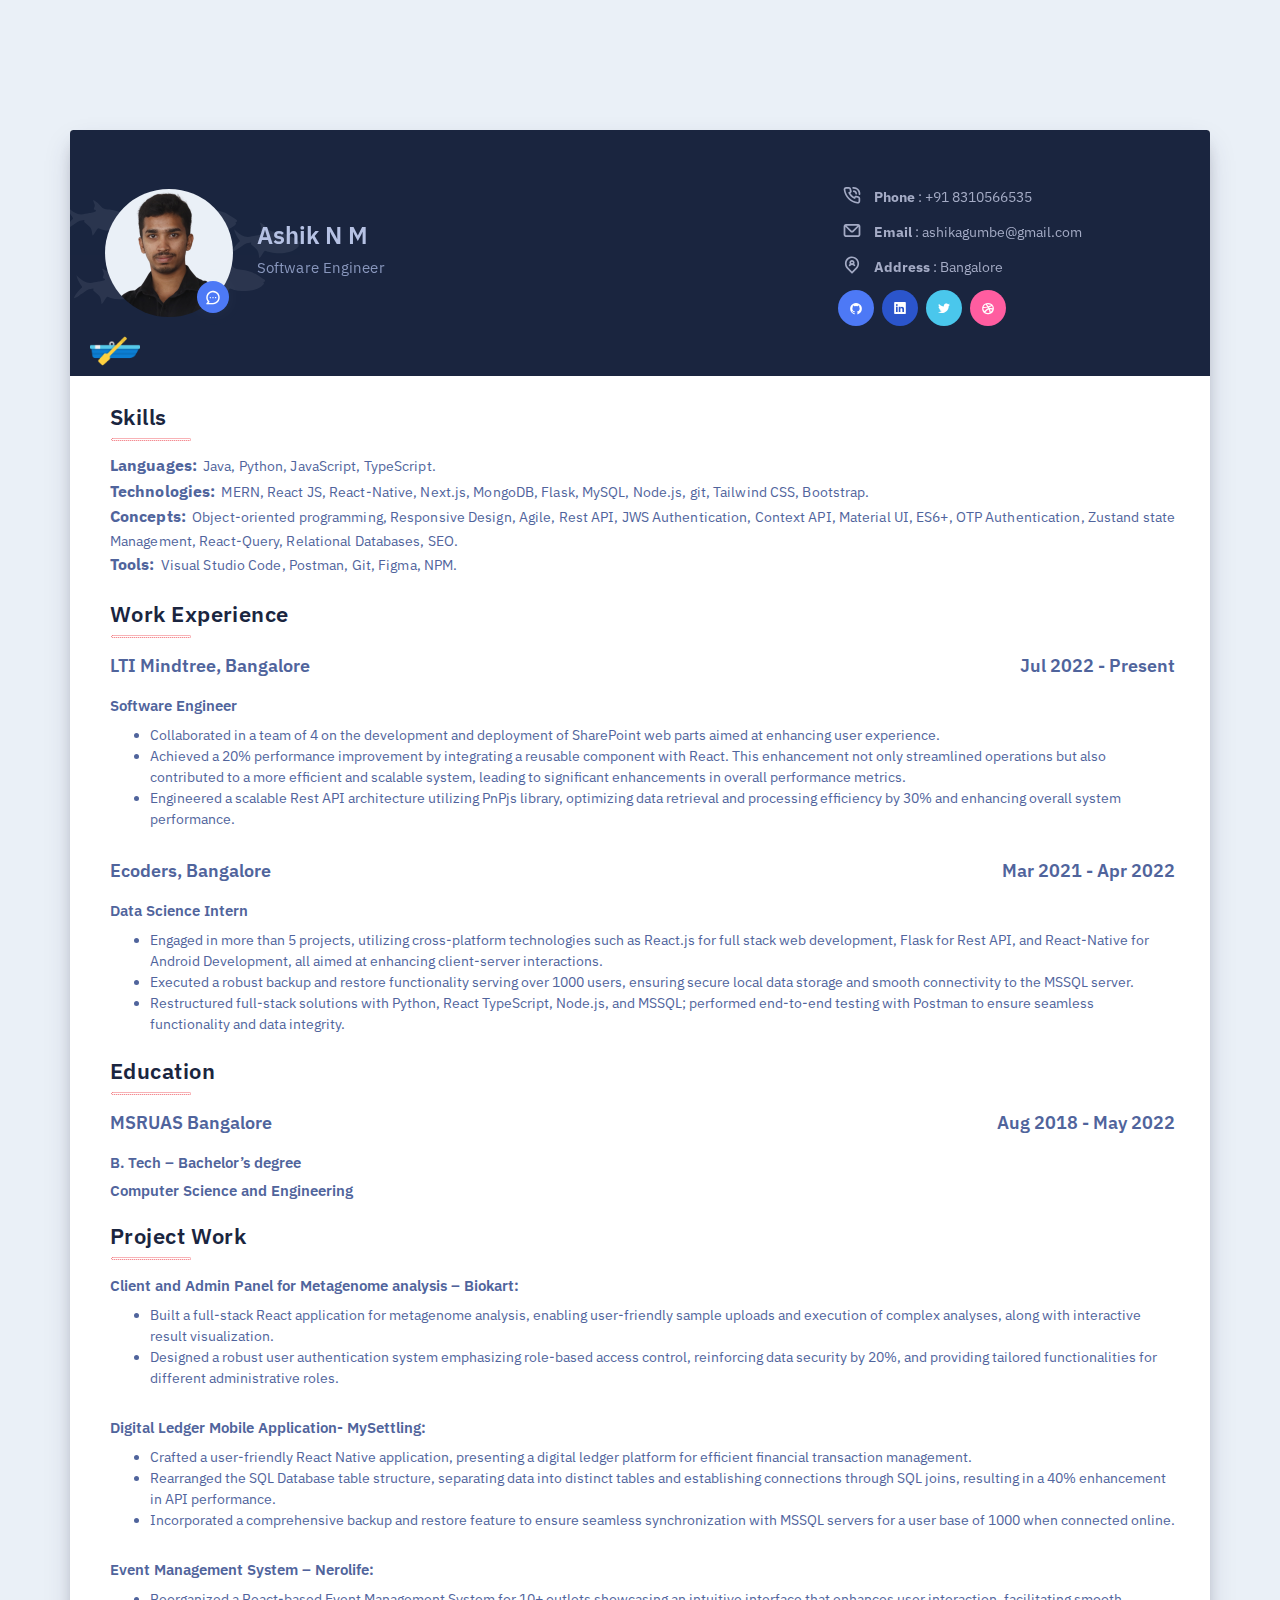
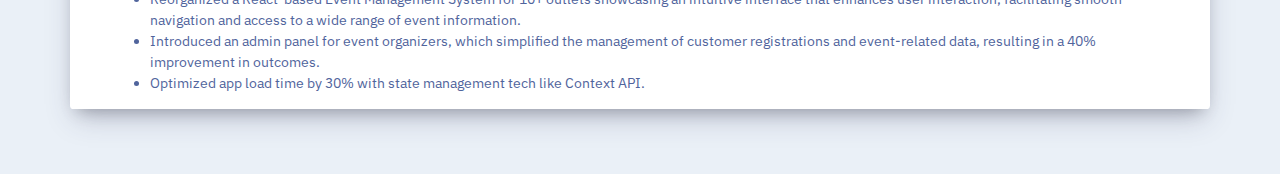
<file: index.html>
<!DOCTYPE html>
<html lang="en">
  <head>
    <meta charset="utf-8" />
    <title>Ashik Agumbe - Software Developer</title>
    <meta name="viewport" content="width=device-width, initial-scale=1.0" />
    <meta
      content="A premium personal template by Mannatthemes"
      name="description"
    />
    <meta content="Mannatthemes" name="author" />

    <!-- App favicon -->
    <link rel="shortcut icon" href="images/favicon.ico" />

    <link
      href="plugins/filter/magnific-popup.css"
      rel="stylesheet"
      type="text/css"
    />
    <link
      href="plugins/animated/headline.css"
      rel="stylesheet"
      type="text/css"
    />

    <!-- App css -->
    <link href="css/bootstrap.min.css" rel="stylesheet" type="text/css" />
    <link href="css/icons.css" rel="stylesheet" type="text/css" />
    <link href="css/style.css" rel="stylesheet" type="text/css" />
  </head>

  <body class="page-background">
    <!-- Navigation -->
    <!-- <nav class="navbar navbar-expand-lg navbar-dark bg-navbar">
      <div class="container">
        <a class="navbar-brand" href="#"
          ><i class="uil uil-cell text-primary"></i>Zoovara</a
        >
        <button
          class="navbar-toggler"
          type="button"
          data-toggle="collapse"
          data-target="#nav"
          aria-controls="nav"
          aria-expanded="false"
          aria-label="Toggle navigation"
        >
          <span class="navbar-toggler-icon"></span></button
        >
        <div class="collapse navbar-collapse" id="nav">
          <ul class="navbar-nav ml-auto">
            <li class="nav-item">
              <a class="btn btn-blue btn-sm px-4" href="#" id="lnkPrint"
                ><i class="'uil uil-print mr-1 font-16"></i>Print</a
              >
            </li>
          </ul>
        </div>
      </div>
    </nav> -->
   

 
    <div class="main-wraper ">

       <!-- Hero Section -->
      <section class="section bg-profile custom-cursor-enabled" id="profile_ripple">

        <svg class="fish" id="fish">
          <path
             id="fish2"
             d="m 172.04828,20.913839 c 0.0489,-0.444179 -0.2178,-0.896934 -1.01784,-1.415715 -0.72801,-0.475049 -1.4826,-0.932948 -2.2149,-1.401138 -1.6035,-1.028129 -3.29018,-1.969653 -4.89798,-3.079244 -4.67074,-3.24131 -10.22127,-4.404923 -15.76322,-5.1509392 -2.27235,-0.286401 -4.81223,-0.168925 -6.72186,-1.574351 -1.48174,-1.081294 -4.04993,-4.828523 -6.86506,-6.456038 -0.4862,-0.290688 -2.77227,-1.44486897 -2.77227,-1.44486897 0,0 1.30939,3.55000597 1.60951,4.26429497 0.69542,1.644664 -0.38158,3.063809 -0.83262,4.642447 -0.29069,1.0418502 2.13772,0.8129002 2.26463,1.7827212 0.18179,1.432007 -4.15197,1.936211 -6.59152,2.417263 -3.65634,0.715146 -7.91635,2.082841 -11.56925,0.884071 -4.3046,-1.38313 -7.37269,-4.129669 -10.46566,-7.2354952 1.43801,6.7252892 5.4382,10.6028562 5.6157,11.4226162 0.18607,0.905509 -0.45961,1.091584 -1.04099,1.682394 -1.28967,1.265655 -6.91566,7.731125 -6.93366,9.781383 1.61379,-0.247815 3.56115,-1.660957 4.9803,-2.485862 1.58035,-0.905509 7.60593,-5.373029 9.29347,-6.065023 0.38587,-0.160351 5.0549,-1.531476 5.09434,-0.932949 0.0695,0.932949 -0.30784,1.137031 -0.18436,1.527189 0.22638,0.746016 1.44144,1.465449 2.02282,1.985088 1.50918,1.292237 3.21044,2.42841 4.27373,4.156252 1.49203,2.401827 1.55805,4.999163 1.98251,7.677102 0.99469,-0.111473 2.0091,-2.17545 2.55961,-2.992638 0.51278,-0.772598 2.38639,-4.07136 3.09725,-4.275442 0.67227,-0.204082 2.75511,0.958673 3.50284,1.180763 2.85973,0.848057 5.644,1.353976 8.56032,1.353976 3.50799,0.0094 12.726,0.258104 19.55505,-4.800226 0.75545,-0.567658 2.55703,-2.731104 2.55703,-2.731104 0,0 -0.37644,-0.577091 -1.04785,-0.790605 0.89779,-0.584808 1.8659,-1.211633 1.94993,-1.925922 z"
             style="fill:#eaf0f7;fill-opacity:1"
             inkscape:connector-curvature="0"
             sodipodi:nodetypes="cccccccccccccccccccccccccccccccc" />
          <path
             sodipodi:nodetypes="cccccccccccccccccccccccccccccccc"
             inkscape:connector-curvature="0"
             style="fill:#eaf0f7;fill-opacity:1"
             d="m 234.99441,42.953992 c 0.0489,-0.44418 -0.2178,-0.896934 -1.01784,-1.415715 -0.72801,-0.47505 -1.4826,-0.932949 -2.2149,-1.401138 -1.6035,-1.02813 -3.29018,-1.969653 -4.89798,-3.079245 -4.67074,-3.24131 -10.22127,-4.404923 -15.76322,-5.150939 -2.27235,-0.286401 -4.81223,-0.168925 -6.72186,-1.574351 -1.48174,-1.081294 -4.04993,-4.828523 -6.86506,-6.456038 -0.4862,-0.290688 -2.77227,-1.444869 -2.77227,-1.444869 0,0 1.30939,3.550006 1.60951,4.264295 0.69542,1.644664 -0.38158,3.063809 -0.83262,4.642447 -0.29069,1.04185 2.13772,0.8129 2.26463,1.782721 0.18179,1.432007 -4.15197,1.936211 -6.59152,2.417263 -3.65634,0.715146 -7.91635,2.082842 -11.56925,0.884072 -4.3046,-1.383131 -7.37269,-4.12967 -10.46566,-7.235496 1.43801,6.725289 5.4382,10.602857 5.6157,11.422617 0.18607,0.905508 -0.45961,1.091583 -1.04099,1.682394 -1.28967,1.265654 -6.91566,7.731125 -6.93366,9.781382 1.61379,-0.247815 3.56115,-1.660957 4.9803,-2.485862 1.58035,-0.905509 7.60593,-5.373029 9.29347,-6.065023 0.38587,-0.160351 5.0549,-1.531476 5.09434,-0.932948 0.0695,0.932948 -0.30784,1.137031 -0.18436,1.527188 0.22638,0.746016 1.44144,1.46545 2.02282,1.985088 1.50918,1.292237 3.21044,2.42841 4.27373,4.156252 1.49203,2.401827 1.55805,4.999163 1.98251,7.677102 0.99469,-0.111473 2.0091,-2.17545 2.55961,-2.992638 0.51278,-0.772598 2.38639,-4.071359 3.09725,-4.275442 0.67227,-0.204082 2.75511,0.958673 3.50284,1.180763 2.85973,0.848057 5.644,1.353976 8.56032,1.353976 3.50799,0.0094 12.726,0.258104 19.55505,-4.800226 0.75545,-0.567658 2.55703,-2.731104 2.55703,-2.731104 0,0 -0.37644,-0.57709 -1.04785,-0.790605 0.89779,-0.584808 1.8659,-1.211633 1.94993,-1.925921 z"
             id="fish3" />
          <path
             id="fish6"
             d="m 200.07076,80.737109 c 0.0489,-0.44418 -0.2178,-0.896934 -1.01784,-1.415715 -0.72801,-0.47505 -1.4826,-0.932949 -2.2149,-1.401138 -1.6035,-1.02813 -3.29018,-1.969653 -4.89798,-3.079245 -4.67074,-3.24131 -10.22127,-4.404923 -15.76322,-5.150939 -2.27235,-0.286401 -4.81223,-0.168925 -6.72186,-1.574351 -1.48174,-1.081294 -4.04993,-4.828523 -6.86506,-6.456038 -0.4862,-0.290688 -2.77227,-1.444869 -2.77227,-1.444869 0,0 1.30939,3.550006 1.60951,4.264295 0.69542,1.644664 -0.38158,3.063809 -0.83262,4.642447 -0.29069,1.04185 2.13772,0.8129 2.26463,1.782721 0.18179,1.432007 -4.15197,1.936211 -6.59152,2.417263 -3.65634,0.715146 -7.91635,2.082842 -11.56925,0.884072 -4.3046,-1.383131 -7.37269,-4.12967 -10.46566,-7.235496 1.43801,6.725289 5.4382,10.602857 5.6157,11.422617 0.18607,0.905508 -0.45961,1.091583 -1.04099,1.682394 -1.28967,1.265654 -6.91566,7.731125 -6.93366,9.781382 1.61379,-0.247815 3.56115,-1.660957 4.9803,-2.485862 1.58035,-0.905509 7.60593,-5.373029 9.29347,-6.065023 0.38587,-0.160351 5.0549,-1.531476 5.09434,-0.932948 0.0695,0.932948 -0.30784,1.137031 -0.18436,1.527188 0.22638,0.746016 1.44144,1.46545 2.02282,1.985088 1.50918,1.292237 3.21044,2.42841 4.27373,4.156252 1.49203,2.401827 1.55805,4.999163 1.98251,7.677102 0.99469,-0.111473 2.0091,-2.17545 2.55961,-2.992638 0.51278,-0.772598 2.38639,-4.071359 3.09725,-4.275442 0.67227,-0.204082 2.75511,0.958673 3.50284,1.180763 2.85973,0.848057 5.644,1.353976 8.56032,1.353976 3.50799,0.0094 12.726,0.258104 19.55505,-4.800226 0.75545,-0.567658 2.55703,-2.731104 2.55703,-2.731104 0,0 -0.37644,-0.57709 -1.04785,-0.790605 0.89779,-0.584808 1.8659,-1.211633 1.94993,-1.925921 z"
             style="fill:#eaf0f7;fill-opacity:1"
             inkscape:connector-curvature="0"
             sodipodi:nodetypes="cccccccccccccccccccccccccccccccc" />
          <path
             sodipodi:nodetypes="cccccccccccccccccccccccccccccccc"
             inkscape:connector-curvature="0"
             style="fill:#eaf0f7;fill-opacity:1"
             d="m 77.275623,89.018799 c 0.0489,-0.44418 -0.2178,-0.896934 -1.01784,-1.415715 -0.72801,-0.47505 -1.4826,-0.932949 -2.2149,-1.401138 -1.6035,-1.02813 -3.29018,-1.969653 -4.89798,-3.079245 -4.67074,-3.24131 -10.22127,-4.404923 -15.76322,-5.150939 -2.272347,-0.286401 -4.812227,-0.168925 -6.721857,-1.574351 -1.48174,-1.081294 -4.04993,-4.828523 -6.86506,-6.456038 -0.4862,-0.290688 -2.77227,-1.444869 -2.77227,-1.444869 0,0 1.30939,3.550006 1.60951,4.264295 0.69542,1.644664 -0.38158,3.063809 -0.83262,4.642447 -0.29069,1.04185 2.13772,0.8129 2.26463,1.782721 0.18179,1.432007 -4.15197,1.936211 -6.59152,2.417263 -3.65634,0.715146 -7.91635,2.082842 -11.56925,0.884072 -4.3046,-1.383131 -7.37269,-4.12967 -10.46566,-7.235496 1.43801,6.725289 5.4382,10.602857 5.6157,11.422617 0.18607,0.905508 -0.45961,1.091583 -1.04099,1.682394 -1.28967,1.265654 -6.9156603,7.731122 -6.9336603,9.781382 1.6137903,-0.24782 3.5611503,-1.66096 4.9803003,-2.48586 1.58035,-0.90551 7.60593,-5.37303 9.29347,-6.065025 0.38587,-0.160351 5.0549,-1.531476 5.09434,-0.932948 0.0695,0.932948 -0.30784,1.137031 -0.18436,1.527183 0.22638,0.74602 1.44144,1.46546 2.02282,1.98509 1.50918,1.29224 3.21044,2.42841 4.27373,4.15625 1.49203,2.40183 1.55805,4.999171 1.98251,7.677111 0.99469,-0.11148 2.0091,-2.17545 2.55961,-2.99264 0.51278,-0.7726 2.38639,-4.071361 3.09725,-4.275441 0.67227,-0.20408 2.75511,0.95867 3.50284,1.18076 2.85973,0.84806 5.644,1.35398 8.560317,1.35398 3.50799,0.009 12.726,0.2581 19.55505,-4.80023 0.75545,-0.56766 2.55703,-2.7311 2.55703,-2.7311 0,0 -0.37644,-0.57709 -1.04785,-0.79061 0.89779,-0.58481 1.8659,-1.211632 1.94993,-1.92592 z"
             id="fish4" />
          <path
             id="fish5"
             d="m 127.65312,60.900973 c 0.0489,-0.44418 -0.2178,-0.896934 -1.01784,-1.415715 -0.72801,-0.47505 -1.4826,-0.932949 -2.2149,-1.401138 -1.6035,-1.02813 -3.29018,-1.969653 -4.89799,-3.079245 -4.67074,-3.24131 -10.22127,-4.404923 -15.76322,-5.150939 -2.27235,-0.286401 -4.812228,-0.168925 -6.721858,-1.574351 -1.48174,-1.081294 -4.04993,-4.828523 -6.86506,-6.456038 -0.4862,-0.290688 -2.77227,-1.444869 -2.77227,-1.444869 0,0 1.30939,3.550006 1.60951,4.264295 0.69542,1.644664 -0.38158,3.063809 -0.83262,4.642447 -0.29069,1.04185 2.13772,0.8129 2.26463,1.782721 0.18179,1.432007 -4.15197,1.936211 -6.59152,2.417263 -3.65634,0.715146 -7.91635,2.082842 -11.56925,0.884072 -4.3046,-1.383131 -7.37269,-4.12967 -10.46566,-7.235496 1.43801,6.725289 5.4382,10.602857 5.6157,11.422617 0.18607,0.905508 -0.45961,1.091583 -1.04099,1.682394 -1.28967,1.265654 -6.91566,7.731125 -6.93366,9.781382 1.61379,-0.247815 3.56115,-1.660957 4.9803,-2.485862 1.58035,-0.905509 7.60593,-5.373029 9.29347,-6.065023 0.38587,-0.160351 5.0549,-1.531476 5.09434,-0.932948 0.0695,0.932948 -0.30784,1.137031 -0.18436,1.527188 0.22638,0.746016 1.44144,1.46545 2.02282,1.985088 1.50918,1.292237 3.21044,2.42841 4.27373,4.156252 1.49203,2.401827 1.55805,4.999163 1.98251,7.677102 0.99469,-0.111473 2.0091,-2.17545 2.55961,-2.992638 0.51278,-0.772598 2.38639,-4.071359 3.09725,-4.275442 0.67227,-0.204082 2.75511,0.958673 3.50284,1.180763 2.85973,0.848057 5.643998,1.353976 8.560318,1.353976 3.50799,0.0094 12.726,0.258104 19.55506,-4.800226 0.75545,-0.567658 2.55703,-2.731104 2.55703,-2.731104 0,0 -0.37644,-0.57709 -1.04785,-0.790605 0.89779,-0.584808 1.8659,-1.211633 1.94993,-1.925921 z"
             style="fill:#eaf0f7;fill-opacity:1"
             inkscape:connector-curvature="0"
             sodipodi:nodetypes="cccccccccccccccccccccccccccccccc" />
          <path
              d="m 68.19699,20.522295 c 0.0489,-0.44418 -0.2178,-0.896934 -1.01784,-1.415715 -0.72801,-0.47505 -1.4826,-0.932949 -2.2149,-1.401138 -1.6035,-1.02813 -3.29018,-1.969653 -4.89798,-3.079245 C 55.39553,11.384887 49.845,10.221274 44.30305,9.4752582 42.0307,9.1888572 39.49082,9.3063332 37.58119,7.900907 36.09945,6.819613 33.53126,3.072384 30.71613,1.444869 30.22993,1.154181 27.94386,0 27.94386,0 c 0,0 1.30939,3.550006 1.60951,4.264295 0.69542,1.644664 -0.38158,3.063809 -0.83262,4.642447 -0.29069,1.0418502 2.13772,0.8129002 2.26463,1.782721 0.18179,1.432007 -4.15197,1.936211 -6.59152,2.417263 -3.65634,0.715146 -7.91635,2.082842 -11.56925,0.884072 C 8.52001,12.607667 5.45192,9.8611282 2.35895,6.755302 3.79696,13.480591 7.79715,17.358159 7.97465,18.177919 8.16072,19.083427 7.51504,19.269502 6.93366,19.860313 5.64399,21.125967 0.018,27.591438 0,29.641695 1.61379,29.39388 3.56115,27.980738 4.9803,27.155833 c 1.58035,-0.905509 7.60593,-5.373029 9.29347,-6.065023 0.38587,-0.160351 5.0549,-1.531476 5.09434,-0.932948 0.0695,0.932948 -0.30784,1.137031 -0.18436,1.527188 0.22638,0.746016 1.44144,1.46545 2.02282,1.985088 1.50918,1.292237 3.21044,2.42841 4.27373,4.156252 1.49203,2.401827 1.55805,4.999163 1.98251,7.677102 0.99469,-0.111473 2.0091,-2.17545 2.55961,-2.992638 0.51278,-0.772598 2.38639,-4.071359 3.09725,-4.275442 0.67227,-0.204082 2.75511,0.958673 3.50284,1.180763 2.85973,0.848057 5.644,1.353976 8.56032,1.353976 3.50799,0.0094 12.726,0.258104 19.55505,-4.800226 0.75545,-0.567658 2.55703,-2.731104 2.55703,-2.731104 0,0 -0.37644,-0.57709 -1.04785,-0.790605 0.89779,-0.584808 1.8659,-1.211633 1.94993,-1.925921 z"
             id="fish1" />
        </svg>

        <div class = "background-filter">

        </div>


        <div class="zoo-profile">
          <div class="container">
            <div class="row">
              <div class="col-sm-6 col-print-6 align-self-center mb-3 mb-lg-0">
                <div class="zoo-profile-main">
                  <div class="zoo-profile-main-pic">
                    <img
                      src="images/users/profile_pic.png"
                      alt=""
                      class="rounded-circle"
                    />
                    <span class="zoo-user-message">
                      <a href="mailto:ashikagumbe@gmail.com" target="_blank" >
                        <i class="uil uil-comment-dots"></i>
                      </a>
                      
                    </span>
                  </div>
                  <!--end zoo-profile-main-pic-->
                  <div class="zoo-profile_user-detail">
                    <h5 class="zoo-user-name">Ashik N M</h5>
                    <p class="cd-headline loading-bar">
                      <span class="cd-words-wrapper">
                        <b class="is-visible">Software Engineer</b>
                        <b>React Developer</b>
                        <b>Full Stack Developer</b>
                      </span>
                    </p>
                  </div>
                  <!--end zoo-profile_user-detail-->
                </div>
                <!--end profile-main-pic-->
              </div>
              <!--end col-->
              <div class="col-sm-4 col-print-4 ml-auto">
                <ul class="list-unstyled personal-detail">
                  <li>
                    <i class="'uil uil-phone-volume mr-2"></i> <b> Phone </b> :
                    +91 8310566535
                  </li>
                  <li class="mt-2">
                    <i class="uil uil-envelope mt-2 mr-2"></i> <b> Email </b> :
                    ashikagumbe@gmail.com
                  </li>
                  <li class="mt-2">
                    <i class="uil uil-location mt-2 mr-2"></i> <b> Address </b> :
                    Bangalore
                  </li>
                </ul>
                <!--end personal-detail-->
                <ul class="list-inline social-icon mb-0">
                  <li class="list-inline-item">
                    <a href="https://github.com/ashiknm" target="_blank" class="bg-primary">
                      <i class="uil uil-github"></i>
                    </a>
                  </li>
                  <li class="list-inline-item">
                    <a href="https://www.linkedin.com/in/ashik-agumbe/" target="_blank" class="bg-blue">
                      <i class="uil uil-linkedin"></i>
                    </a>
                  </li>
                  <li class="list-inline-item">
                    <a href="https://twitter.com/Ashikagbumbe" target="_blank" class="bg-secondary">
                      <i class="uil uil-twitter"></i>
                    </a>
                  </li>
                  <li class="list-inline-item">
                    <a href="https://ashikagumbe.com" class="bg-pink">
                      <i class="uil uil-dribbble"></i>
                    </a>
                  </li>
                </ul>
                <!--end social-icon-->
              </div>
              <!--end col-->
            </div>
            <!--end row-->
          </div>
          <!--end container-->
        </div>
        <!--end zoo-profile-->
      </section>
      

      <section class="section-md pt-5">
        <div class="container">
          <div class="row">
            <div class="col-12">
              <h4 class="header-title mb-3">Skills</h4>
            </div>
            <!--end col-->
            <div class="col-12 mt-4">
            
              <p>
                <span class="skill-heading font-weight-bold">Languages:</span> Java, Python, JavaScript, TypeScript. <br/>
                <span class="skill-heading font-weight-bold">Technologies:</span> MERN, React JS, React-Native, Next.js, MongoDB, Flask, MySQL, Node.js, git, Tailwind CSS, Bootstrap. <br/>
                <span class="skill-heading font-weight-bold">Concepts:</span> Object-oriented programming, Responsive Design, Agile, Rest API, JWS Authentication, Context API, Material UI, 
                ES6+, OTP Authentication, Zustand state Management, React-Query, Relational Databases, SEO. <br/>
                <span class="skill-heading font-weight-bold">Tools:</span> Visual Studio Code, Postman, Git, Figma, NPM.
              </p>
            </div>
            <!--end col-->
            <!-- <div class="col-sm-5 col-print-5 offset-lg-1 align-self-center">
              <p>
                <span class="personal-detail-title">Name</span>
                <span class="personal-detail-info">Rosa Dodson</span>
              </p>
              <p>
                <span class="personal-detail-title">Date of birth</span>
                <span class="personal-detail-info">06 june 1989</span>
              </p>
              <p>
                <span class="personal-detail-title">Spoken Langages</span>
                <span class="personal-detail-info"
                  >English - French - German</span
                >
              </p>
              <p>
                <span class="personal-detail-title">Nationality</span>
                <span class="personal-detail-info">USA</span>
              </p>
              <p>
                <span class="personal-detail-title">Interest</span>
                <span class="personal-detail-info"
                  >Music, Reading, journey</span
                >
              </p>
            </div> -->
            <!--end col-->
          </div>
          <!--end row-->
        </div>
        <!--end container-->
      </section>

      <section class="section-md pt-3">
        <div class="container">
          <div class="row">
            <div class="col-12">
              <h4 class="header-title mb-3">Work Experience</h4>
            </div>
            <!--end col-->
            <div class="col-12 mt-3">

                <div class="row">
                    <div class="col-sm-6   align-self-center mb-3 mb-lg-0">
                        <h4 >LTI Mindtree, Bangalore</h4>
                      </div>
                    <div class="col-sm-6  ml-auto d-flex justify-content-start justify-content-sm-end">
                        <h4>Jul 2022 - Present</h4>
                    </div>
                    
                  </div>

              <h5 class="fst-italic">Software Engineer</h5>

              <ul>
                <li>
                    Collaborated in a team of 4 on the development and deployment of SharePoint web parts aimed at enhancing user experience.
                </li>
                <li>
                    Achieved a 20% performance improvement by integrating a reusable component with React. This enhancement not only streamlined operations but also contributed to a more efficient and scalable system, leading to significant enhancements in overall performance metrics.
                </li>
                <li>
                    Engineered a scalable Rest API architecture utilizing PnPjs library, optimizing data retrieval and processing efficiency by 30% and enhancing overall system performance.
                </li>
              </ul>
            </div>

            <div class="col-12 mt-3">

                <div class="row">
                    <div class="col-sm-6   align-self-center mb-3 mb-lg-0">
                        <h4 >Ecoders, Bangalore</h4>
                      </div>
                    <div class="col-sm-6  ml-auto d-flex justify-content-start justify-content-sm-end">
                        <h4 >Mar 2021 - Apr 2022</h4>
                    </div>
                    
                  </div>

  
                <h5 class="fst-italic">Data Science Intern</h5>
  
                <ul>
                  <li>
                    Engaged in more than 5 projects, utilizing cross-platform technologies such as React.js for full stack web development, Flask for Rest API, and React-Native for Android Development, all aimed at enhancing client-server interactions.
                  </li>
                  <li>
                    Executed a robust backup and restore functionality serving over 1000 users, ensuring secure local data storage and smooth connectivity to the MSSQL server. 
                  </li>
                  <li>
                    Restructured full-stack solutions with Python, React TypeScript, Node.js, and MSSQL; performed end-to-end testing with Postman to ensure seamless functionality and data integrity.
                  </li>
                </ul>
              </div>

          </div>
          <!--end row-->
        </div>
        <!--end container-->
      </section>

      <section class="section-md pt-3">
        <div class="container">
          <div class="row">
            <div class="col-12">
              <h4 class="header-title mb-3">Education</h4>
            </div>
            <!--end col-->
            <div class="col-12 mt-3">

                <div class="row">
                    <div class="col-sm-6   align-self-center mb-3 mb-lg-0">
                        <h4 >MSRUAS Bangalore</h4>
                      </div>
                    <div class="col-sm-6  ml-auto d-flex justify-content-start justify-content-sm-end">
                        <h4 >Aug 2018 - May 2022</h4>
                    </div>
                    
                  </div>

              <h5 class="fst-italic">B. Tech – Bachelor’s degree</h5>
              <h5 class="fst-italic">Computer Science and Engineering </h5>
            </div>

            

          </div>
          <!--end row-->
        </div>
        <!--end container-->
      </section>


      <section class="section-md pt-3">
        <div class="container">
          <div class="row">
            <div class="col-12">
              <h4 class="header-title mb-3">Project Work</h4>
            </div>
            <!--end col-->
            <div class="col-12 mt-3">


              <h5 class="fst-italic">Client and Admin Panel for Metagenome analysis – Biokart: </h5>

              <ul>
                <li>
                    Built a full-stack React application for metagenome analysis, enabling user-friendly sample uploads and execution of
                    complex analyses, along with interactive result visualization.

                </li>
                <li>
                    Designed a robust user authentication system emphasizing role-based access control, reinforcing data security by 20%,
   and providing tailored functionalities for different administrative roles. 

                </li>
              
              </ul>
            </div>

            <div class="col-12 mt-3">


                <h5 class="fst-italic">Digital Ledger Mobile Application- MySettling: </h5>
  
                <ul>
                  <li>
                    Crafted a user-friendly React Native application, presenting a digital ledger platform for efficient financial transaction
                    management. 
                  </li>
                  <li>
                    Rearranged the SQL Database table structure, separating data into distinct tables and establishing connections through
                    SQL joins, resulting in a 40% enhancement in API performance. 
                  </li>
                  <li>
                    Incorporated a comprehensive backup and restore feature to ensure seamless synchronization with MSSQL servers for a
   user base of 1000 when connected online.

                  </li>
                
                </ul>
              </div>

              <div class="col-12 mt-3">


                <h5 class="fst-italic">Event Management System – Nerolife:  </h5>
  
                <ul>
                  <li>
                    Reorganized a React-based Event Management System for 10+ outlets showcasing an intuitive interface that enhances
   user interaction, facilitating smooth navigation and access to a wide range of event information.

                  </li>
                  <li>
                    Introduced an admin panel for event organizers, which simplified the management of customer registrations and event-related data, resulting in a 40% improvement in outcomes. 
                  </li>
                  <li>
                    Optimized app load time by 30% with state management tech like Context API.
                  </li>
                
                </ul>
              </div>

          </div>
          <!--end row-->
        </div>
        <!--end container-->
      </section>


      <!--end footer-area-->
    </div>
    

    <!-- jQuery  -->
    <script src="js/jquery.min.js"></script>
    <script src="js/bootstrap.bundle.min.js"></script>
    <script src="plugins/ripple/jquery.ripples.js"></script>
    <script src="plugins/counter/jquery.counterup.min.js"></script>
    <script src="plugins/counter/waypoints.min.js"></script>
    <script src="plugins/filter/isotope.pkgd.min.js"></script>
    <script src="plugins/filter/masonry.pkgd.min.js"></script>
    <script src="plugins/filter/jquery.magnific-popup.min.js"></script>
    <script src="plugins/animated/headline.js"></script>

    <!-- App js -->
    <script src="js/app.js"></script>
  </body>
</html>
</file>
<file: plugins/animated/headline.css>
/* -------------------------------- 

Primary style

-------------------------------- */
*, *::after, *::before {
  -webkit-box-sizing: border-box;
  -moz-box-sizing: border-box;
  box-sizing: border-box;
}

html * {
  -webkit-font-smoothing: antialiased;
  -moz-osx-font-smoothing: grayscale;
}

html {
  font-size: 62.5%;
}

body {
  font-size: 1.6rem;
  font-family: "Source Sans Pro", sans-serif;
  color: #aebcb9;
  background-color: #0d0d0d;
}

a {
  text-decoration: none;
}

.cd-title {
  position: relative;
  height: 160px;
  line-height: 230px;
  text-align: center;
}
.cd-title h1 {
  font-size: 2.4rem;
  font-weight: 700;
}
@media only screen and (min-width: 768px) {
  .cd-title {
    line-height: 250px;
  }
}
@media only screen and (min-width: 1170px) {
  .cd-title {
    height: 200px;
    line-height: 300px;
  }
  .cd-title h1 {
    font-size: 3rem;
  }
}

.cd-intro {
  width: 90%;
  max-width: 768px;
  text-align: center;
}

.cd-intro {
  margin: 4em auto;
}
@media only screen and (min-width: 768px) {
  .cd-intro {
    margin: 5em auto;
  }
}
@media only screen and (min-width: 1170px) {
  .cd-intro {
    margin: 6em auto;
  }
}

.cd-headline {
  font-size: 3rem;
  line-height: 1.2;
}
@media only screen and (min-width: 768px) {
  .cd-headline {
    font-size: 4.4rem;
    font-weight: 300;
  }
}
@media only screen and (min-width: 1170px) {
  .cd-headline {
    font-size: 6rem;
  }
}

.cd-words-wrapper {
  display: inline-block;
  position: relative;
  text-align: left;
}
.cd-words-wrapper b {
  display: inline-block;
  position: absolute;
  white-space: nowrap;
  left: 0;
  top: 0;
}
.cd-words-wrapper b.is-visible {
  position: relative;
}
.no-js .cd-words-wrapper b {
  opacity: 0;
}
.no-js .cd-words-wrapper b.is-visible {
  opacity: 1;
}

/* -------------------------------- 

xrotate-1 

-------------------------------- */
.cd-headline.rotate-1 .cd-words-wrapper {
  -webkit-perspective: 300px;
  -moz-perspective: 300px;
  perspective: 300px;
}
.cd-headline.rotate-1 b {
  opacity: 0;
  -webkit-transform-origin: 50% 100%;
  -moz-transform-origin: 50% 100%;
  -ms-transform-origin: 50% 100%;
  -o-transform-origin: 50% 100%;
  transform-origin: 50% 100%;
  -webkit-transform: rotateX(180deg);
  -moz-transform: rotateX(180deg);
  -ms-transform: rotateX(180deg);
  -o-transform: rotateX(180deg);
  transform: rotateX(180deg);
}
.cd-headline.rotate-1 b.is-visible {
  opacity: 1;
  -webkit-transform: rotateX(0deg);
  -moz-transform: rotateX(0deg);
  -ms-transform: rotateX(0deg);
  -o-transform: rotateX(0deg);
  transform: rotateX(0deg);
  -webkit-animation: cd-rotate-1-in 1.2s;
  -moz-animation: cd-rotate-1-in 1.2s;
  animation: cd-rotate-1-in 1.2s;
}
.cd-headline.rotate-1 b.is-hidden {
  -webkit-transform: rotateX(180deg);
  -moz-transform: rotateX(180deg);
  -ms-transform: rotateX(180deg);
  -o-transform: rotateX(180deg);
  transform: rotateX(180deg);
  -webkit-animation: cd-rotate-1-out 1.2s;
  -moz-animation: cd-rotate-1-out 1.2s;
  animation: cd-rotate-1-out 1.2s;
}

@-webkit-keyframes cd-rotate-1-in {
  0% {
    -webkit-transform: rotateX(180deg);
    opacity: 0;
  }
  35% {
    -webkit-transform: rotateX(120deg);
    opacity: 0;
  }
  65% {
    opacity: 0;
  }
  100% {
    -webkit-transform: rotateX(360deg);
    opacity: 1;
  }
}
@-moz-keyframes cd-rotate-1-in {
  0% {
    -moz-transform: rotateX(180deg);
    opacity: 0;
  }
  35% {
    -moz-transform: rotateX(120deg);
    opacity: 0;
  }
  65% {
    opacity: 0;
  }
  100% {
    -moz-transform: rotateX(360deg);
    opacity: 1;
  }
}
@keyframes cd-rotate-1-in {
  0% {
    -webkit-transform: rotateX(180deg);
    -moz-transform: rotateX(180deg);
    -ms-transform: rotateX(180deg);
    -o-transform: rotateX(180deg);
    transform: rotateX(180deg);
    opacity: 0;
  }
  35% {
    -webkit-transform: rotateX(120deg);
    -moz-transform: rotateX(120deg);
    -ms-transform: rotateX(120deg);
    -o-transform: rotateX(120deg);
    transform: rotateX(120deg);
    opacity: 0;
  }
  65% {
    opacity: 0;
  }
  100% {
    -webkit-transform: rotateX(360deg);
    -moz-transform: rotateX(360deg);
    -ms-transform: rotateX(360deg);
    -o-transform: rotateX(360deg);
    transform: rotateX(360deg);
    opacity: 1;
  }
}
@-webkit-keyframes cd-rotate-1-out {
  0% {
    -webkit-transform: rotateX(0deg);
    opacity: 1;
  }
  35% {
    -webkit-transform: rotateX(-40deg);
    opacity: 1;
  }
  65% {
    opacity: 0;
  }
  100% {
    -webkit-transform: rotateX(180deg);
    opacity: 0;
  }
}
@-moz-keyframes cd-rotate-1-out {
  0% {
    -moz-transform: rotateX(0deg);
    opacity: 1;
  }
  35% {
    -moz-transform: rotateX(-40deg);
    opacity: 1;
  }
  65% {
    opacity: 0;
  }
  100% {
    -moz-transform: rotateX(180deg);
    opacity: 0;
  }
}
@keyframes cd-rotate-1-out {
  0% {
    -webkit-transform: rotateX(0deg);
    -moz-transform: rotateX(0deg);
    -ms-transform: rotateX(0deg);
    -o-transform: rotateX(0deg);
    transform: rotateX(0deg);
    opacity: 1;
  }
  35% {
    -webkit-transform: rotateX(-40deg);
    -moz-transform: rotateX(-40deg);
    -ms-transform: rotateX(-40deg);
    -o-transform: rotateX(-40deg);
    transform: rotateX(-40deg);
    opacity: 1;
  }
  65% {
    opacity: 0;
  }
  100% {
    -webkit-transform: rotateX(180deg);
    -moz-transform: rotateX(180deg);
    -ms-transform: rotateX(180deg);
    -o-transform: rotateX(180deg);
    transform: rotateX(180deg);
    opacity: 0;
  }
}
/* -------------------------------- 

xtype 

-------------------------------- */
.cd-headline.type .cd-words-wrapper {
  vertical-align: top;
  overflow: hidden;
}
.cd-headline.type .cd-words-wrapper::after {
  /* vertical bar */
  content: '';
  position: absolute;
  right: 0;
  top: 50%;
  bottom: auto;
  -webkit-transform: translateY(-50%);
  -moz-transform: translateY(-50%);
  -ms-transform: translateY(-50%);
  -o-transform: translateY(-50%);
  transform: translateY(-50%);
  height: 90%;
  width: 1px;
  background-color: #aebcb9;
}
.cd-headline.type .cd-words-wrapper.waiting::after {
  -webkit-animation: cd-pulse 1s infinite;
  -moz-animation: cd-pulse 1s infinite;
  animation: cd-pulse 1s infinite;
}
.cd-headline.type .cd-words-wrapper.selected {
  background-color: #aebcb9;
}
.cd-headline.type .cd-words-wrapper.selected::after {
  visibility: hidden;
}
.cd-headline.type .cd-words-wrapper.selected b {
  color: #0d0d0d;
}
.cd-headline.type b {
  visibility: hidden;
}
.cd-headline.type b.is-visible {
  visibility: visible;
}
.cd-headline.type i {
  position: absolute;
  visibility: hidden;
}
.cd-headline.type i.in {
  position: relative;
  visibility: visible;
}

@-webkit-keyframes cd-pulse {
  0% {
    -webkit-transform: translateY(-50%) scale(1);
    opacity: 1;
  }
  40% {
    -webkit-transform: translateY(-50%) scale(0.9);
    opacity: 0;
  }
  100% {
    -webkit-transform: translateY(-50%) scale(0);
    opacity: 0;
  }
}
@-moz-keyframes cd-pulse {
  0% {
    -moz-transform: translateY(-50%) scale(1);
    opacity: 1;
  }
  40% {
    -moz-transform: translateY(-50%) scale(0.9);
    opacity: 0;
  }
  100% {
    -moz-transform: translateY(-50%) scale(0);
    opacity: 0;
  }
}
@keyframes cd-pulse {
  0% {
    -webkit-transform: translateY(-50%) scale(1);
    -moz-transform: translateY(-50%) scale(1);
    -ms-transform: translateY(-50%) scale(1);
    -o-transform: translateY(-50%) scale(1);
    transform: translateY(-50%) scale(1);
    opacity: 1;
  }
  40% {
    -webkit-transform: translateY(-50%) scale(0.9);
    -moz-transform: translateY(-50%) scale(0.9);
    -ms-transform: translateY(-50%) scale(0.9);
    -o-transform: translateY(-50%) scale(0.9);
    transform: translateY(-50%) scale(0.9);
    opacity: 0;
  }
  100% {
    -webkit-transform: translateY(-50%) scale(0);
    -moz-transform: translateY(-50%) scale(0);
    -ms-transform: translateY(-50%) scale(0);
    -o-transform: translateY(-50%) scale(0);
    transform: translateY(-50%) scale(0);
    opacity: 0;
  }
}
/* -------------------------------- 

xrotate-2 

-------------------------------- */
.cd-headline.rotate-2 .cd-words-wrapper {
  -webkit-perspective: 300px;
  -moz-perspective: 300px;
  perspective: 300px;
}
.cd-headline.rotate-2 i, .cd-headline.rotate-2 em {
  display: inline-block;
  -webkit-backface-visibility: hidden;
  backface-visibility: hidden;
}
.cd-headline.rotate-2 b {
  opacity: 0;
}
.cd-headline.rotate-2 i {
  -webkit-transform-style: preserve-3d;
  -moz-transform-style: preserve-3d;
  -ms-transform-style: preserve-3d;
  -o-transform-style: preserve-3d;
  transform-style: preserve-3d;
  -webkit-transform: translateZ(-20px) rotateX(90deg);
  -moz-transform: translateZ(-20px) rotateX(90deg);
  -ms-transform: translateZ(-20px) rotateX(90deg);
  -o-transform: translateZ(-20px) rotateX(90deg);
  transform: translateZ(-20px) rotateX(90deg);
  opacity: 0;
}
.is-visible .cd-headline.rotate-2 i {
  opacity: 1;
}
.cd-headline.rotate-2 i.in {
  -webkit-animation: cd-rotate-2-in 0.4s forwards;
  -moz-animation: cd-rotate-2-in 0.4s forwards;
  animation: cd-rotate-2-in 0.4s forwards;
}
.cd-headline.rotate-2 i.out {
  -webkit-animation: cd-rotate-2-out 0.4s forwards;
  -moz-animation: cd-rotate-2-out 0.4s forwards;
  animation: cd-rotate-2-out 0.4s forwards;
}
.cd-headline.rotate-2 em {
  -webkit-transform: translateZ(20px);
  -moz-transform: translateZ(20px);
  -ms-transform: translateZ(20px);
  -o-transform: translateZ(20px);
  transform: translateZ(20px);
}

.no-csstransitions .cd-headline.rotate-2 i {
  -webkit-transform: rotateX(0deg);
  -moz-transform: rotateX(0deg);
  -ms-transform: rotateX(0deg);
  -o-transform: rotateX(0deg);
  transform: rotateX(0deg);
  opacity: 0;
}
.no-csstransitions .cd-headline.rotate-2 i em {
  -webkit-transform: scale(1);
  -moz-transform: scale(1);
  -ms-transform: scale(1);
  -o-transform: scale(1);
  transform: scale(1);
}

.no-csstransitions .cd-headline.rotate-2 .is-visible i {
  opacity: 1;
}

@-webkit-keyframes cd-rotate-2-in {
  0% {
    opacity: 0;
    -webkit-transform: translateZ(-20px) rotateX(90deg);
  }
  60% {
    opacity: 1;
    -webkit-transform: translateZ(-20px) rotateX(-10deg);
  }
  100% {
    opacity: 1;
    -webkit-transform: translateZ(-20px) rotateX(0deg);
  }
}
@-moz-keyframes cd-rotate-2-in {
  0% {
    opacity: 0;
    -moz-transform: translateZ(-20px) rotateX(90deg);
  }
  60% {
    opacity: 1;
    -moz-transform: translateZ(-20px) rotateX(-10deg);
  }
  100% {
    opacity: 1;
    -moz-transform: translateZ(-20px) rotateX(0deg);
  }
}
@keyframes cd-rotate-2-in {
  0% {
    opacity: 0;
    -webkit-transform: translateZ(-20px) rotateX(90deg);
    -moz-transform: translateZ(-20px) rotateX(90deg);
    -ms-transform: translateZ(-20px) rotateX(90deg);
    -o-transform: translateZ(-20px) rotateX(90deg);
    transform: translateZ(-20px) rotateX(90deg);
  }
  60% {
    opacity: 1;
    -webkit-transform: translateZ(-20px) rotateX(-10deg);
    -moz-transform: translateZ(-20px) rotateX(-10deg);
    -ms-transform: translateZ(-20px) rotateX(-10deg);
    -o-transform: translateZ(-20px) rotateX(-10deg);
    transform: translateZ(-20px) rotateX(-10deg);
  }
  100% {
    opacity: 1;
    -webkit-transform: translateZ(-20px) rotateX(0deg);
    -moz-transform: translateZ(-20px) rotateX(0deg);
    -ms-transform: translateZ(-20px) rotateX(0deg);
    -o-transform: translateZ(-20px) rotateX(0deg);
    transform: translateZ(-20px) rotateX(0deg);
  }
}
@-webkit-keyframes cd-rotate-2-out {
  0% {
    opacity: 1;
    -webkit-transform: translateZ(-20px) rotateX(0);
  }
  60% {
    opacity: 0;
    -webkit-transform: translateZ(-20px) rotateX(-100deg);
  }
  100% {
    opacity: 0;
    -webkit-transform: translateZ(-20px) rotateX(-90deg);
  }
}
@-moz-keyframes cd-rotate-2-out {
  0% {
    opacity: 1;
    -moz-transform: translateZ(-20px) rotateX(0);
  }
  60% {
    opacity: 0;
    -moz-transform: translateZ(-20px) rotateX(-100deg);
  }
  100% {
    opacity: 0;
    -moz-transform: translateZ(-20px) rotateX(-90deg);
  }
}
@keyframes cd-rotate-2-out {
  0% {
    opacity: 1;
    -webkit-transform: translateZ(-20px) rotateX(0);
    -moz-transform: translateZ(-20px) rotateX(0);
    -ms-transform: translateZ(-20px) rotateX(0);
    -o-transform: translateZ(-20px) rotateX(0);
    transform: translateZ(-20px) rotateX(0);
  }
  60% {
    opacity: 0;
    -webkit-transform: translateZ(-20px) rotateX(-100deg);
    -moz-transform: translateZ(-20px) rotateX(-100deg);
    -ms-transform: translateZ(-20px) rotateX(-100deg);
    -o-transform: translateZ(-20px) rotateX(-100deg);
    transform: translateZ(-20px) rotateX(-100deg);
  }
  100% {
    opacity: 0;
    -webkit-transform: translateZ(-20px) rotateX(-90deg);
    -moz-transform: translateZ(-20px) rotateX(-90deg);
    -ms-transform: translateZ(-20px) rotateX(-90deg);
    -o-transform: translateZ(-20px) rotateX(-90deg);
    transform: translateZ(-20px) rotateX(-90deg);
  }
}
/* -------------------------------- 

xloading-bar 

-------------------------------- */
.cd-headline.loading-bar span {
  display: inline-block;
  padding: .2em 0;
}
.cd-headline.loading-bar .cd-words-wrapper {
  overflow: hidden;
  vertical-align: top;
}
.cd-headline.loading-bar .cd-words-wrapper::after {
  /* loading bar */
  content: '';
  position: absolute;
  left: 0;
  bottom: 0;
  height: 3px;
  width: 0;
  background: #0096a7;
  z-index: 2;
  -webkit-transition: width 0.3s -0.1s;
  -moz-transition: width 0.3s -0.1s;
  transition: width 0.3s -0.1s;
}
.cd-headline.loading-bar .cd-words-wrapper.is-loading::after {
  width: 100%;
  -webkit-transition: width 3s;
  -moz-transition: width 3s;
  transition: width 3s;
}
.cd-headline.loading-bar b {
  top: .2em;
  opacity: 0;
  -webkit-transition: opacity 0.3s;
  -moz-transition: opacity 0.3s;
  transition: opacity 0.3s;
}
.cd-headline.loading-bar b.is-visible {
  opacity: 1;
  top: 0;
}

/* -------------------------------- 

xslide 

-------------------------------- */
.cd-headline.slide span {
  display: inline-block;
  padding: .2em 0;
}
.cd-headline.slide .cd-words-wrapper {
  overflow: hidden;
  vertical-align: top;
}
.cd-headline.slide b {
  opacity: 0;
  top: .2em;
}
.cd-headline.slide b.is-visible {
  top: 0;
  opacity: 1;
  -webkit-animation: slide-in 0.6s;
  -moz-animation: slide-in 0.6s;
  animation: slide-in 0.6s;
}
.cd-headline.slide b.is-hidden {
  -webkit-animation: slide-out 0.6s;
  -moz-animation: slide-out 0.6s;
  animation: slide-out 0.6s;
}

@-webkit-keyframes slide-in {
  0% {
    opacity: 0;
    -webkit-transform: translateY(-100%);
  }
  60% {
    opacity: 1;
    -webkit-transform: translateY(20%);
  }
  100% {
    opacity: 1;
    -webkit-transform: translateY(0);
  }
}
@-moz-keyframes slide-in {
  0% {
    opacity: 0;
    -moz-transform: translateY(-100%);
  }
  60% {
    opacity: 1;
    -moz-transform: translateY(20%);
  }
  100% {
    opacity: 1;
    -moz-transform: translateY(0);
  }
}
@keyframes slide-in {
  0% {
    opacity: 0;
    -webkit-transform: translateY(-100%);
    -moz-transform: translateY(-100%);
    -ms-transform: translateY(-100%);
    -o-transform: translateY(-100%);
    transform: translateY(-100%);
  }
  60% {
    opacity: 1;
    -webkit-transform: translateY(20%);
    -moz-transform: translateY(20%);
    -ms-transform: translateY(20%);
    -o-transform: translateY(20%);
    transform: translateY(20%);
  }
  100% {
    opacity: 1;
    -webkit-transform: translateY(0);
    -moz-transform: translateY(0);
    -ms-transform: translateY(0);
    -o-transform: translateY(0);
    transform: translateY(0);
  }
}
@-webkit-keyframes slide-out {
  0% {
    opacity: 1;
    -webkit-transform: translateY(0);
  }
  60% {
    opacity: 0;
    -webkit-transform: translateY(120%);
  }
  100% {
    opacity: 0;
    -webkit-transform: translateY(100%);
  }
}
@-moz-keyframes slide-out {
  0% {
    opacity: 1;
    -moz-transform: translateY(0);
  }
  60% {
    opacity: 0;
    -moz-transform: translateY(120%);
  }
  100% {
    opacity: 0;
    -moz-transform: translateY(100%);
  }
}
@keyframes slide-out {
  0% {
    opacity: 1;
    -webkit-transform: translateY(0);
    -moz-transform: translateY(0);
    -ms-transform: translateY(0);
    -o-transform: translateY(0);
    transform: translateY(0);
  }
  60% {
    opacity: 0;
    -webkit-transform: translateY(120%);
    -moz-transform: translateY(120%);
    -ms-transform: translateY(120%);
    -o-transform: translateY(120%);
    transform: translateY(120%);
  }
  100% {
    opacity: 0;
    -webkit-transform: translateY(100%);
    -moz-transform: translateY(100%);
    -ms-transform: translateY(100%);
    -o-transform: translateY(100%);
    transform: translateY(100%);
  }
}
/* -------------------------------- 

xclip 

-------------------------------- */
.cd-headline.clip span {
  display: inline-block;
  padding: .2em 0;
}
.cd-headline.clip .cd-words-wrapper {
  overflow: hidden;
  vertical-align: top;
}
.cd-headline.clip .cd-words-wrapper::after {
  /* line */
  content: '';
  position: absolute;
  top: 0;
  right: 0;
  width: 2px;
  height: 100%;
  background-color: #aebcb9;
}
.cd-headline.clip b {
  opacity: 0;
}
.cd-headline.clip b.is-visible {
  opacity: 1;
}

/* -------------------------------- 

xzoom 

-------------------------------- */
.cd-headline.zoom .cd-words-wrapper {
  -webkit-perspective: 300px;
  -moz-perspective: 300px;
  perspective: 300px;
}
.cd-headline.zoom b {
  opacity: 0;
}
.cd-headline.zoom b.is-visible {
  opacity: 1;
  -webkit-animation: zoom-in 0.8s;
  -moz-animation: zoom-in 0.8s;
  animation: zoom-in 0.8s;
}
.cd-headline.zoom b.is-hidden {
  -webkit-animation: zoom-out 0.8s;
  -moz-animation: zoom-out 0.8s;
  animation: zoom-out 0.8s;
}

@-webkit-keyframes zoom-in {
  0% {
    opacity: 0;
    -webkit-transform: translateZ(100px);
  }
  100% {
    opacity: 1;
    -webkit-transform: translateZ(0);
  }
}
@-moz-keyframes zoom-in {
  0% {
    opacity: 0;
    -moz-transform: translateZ(100px);
  }
  100% {
    opacity: 1;
    -moz-transform: translateZ(0);
  }
}
@keyframes zoom-in {
  0% {
    opacity: 0;
    -webkit-transform: translateZ(100px);
    -moz-transform: translateZ(100px);
    -ms-transform: translateZ(100px);
    -o-transform: translateZ(100px);
    transform: translateZ(100px);
  }
  100% {
    opacity: 1;
    -webkit-transform: translateZ(0);
    -moz-transform: translateZ(0);
    -ms-transform: translateZ(0);
    -o-transform: translateZ(0);
    transform: translateZ(0);
  }
}
@-webkit-keyframes zoom-out {
  0% {
    opacity: 1;
    -webkit-transform: translateZ(0);
  }
  100% {
    opacity: 0;
    -webkit-transform: translateZ(-100px);
  }
}
@-moz-keyframes zoom-out {
  0% {
    opacity: 1;
    -moz-transform: translateZ(0);
  }
  100% {
    opacity: 0;
    -moz-transform: translateZ(-100px);
  }
}
@keyframes zoom-out {
  0% {
    opacity: 1;
    -webkit-transform: translateZ(0);
    -moz-transform: translateZ(0);
    -ms-transform: translateZ(0);
    -o-transform: translateZ(0);
    transform: translateZ(0);
  }
  100% {
    opacity: 0;
    -webkit-transform: translateZ(-100px);
    -moz-transform: translateZ(-100px);
    -ms-transform: translateZ(-100px);
    -o-transform: translateZ(-100px);
    transform: translateZ(-100px);
  }
}
/* -------------------------------- 

xrotate-3 

-------------------------------- */
.cd-headline.rotate-3 .cd-words-wrapper {
  -webkit-perspective: 300px;
  -moz-perspective: 300px;
  perspective: 300px;
}
.cd-headline.rotate-3 b {
  opacity: 0;
}
.cd-headline.rotate-3 i {
  display: inline-block;
  -webkit-transform: rotateY(180deg);
  -moz-transform: rotateY(180deg);
  -ms-transform: rotateY(180deg);
  -o-transform: rotateY(180deg);
  transform: rotateY(180deg);
  -webkit-backface-visibility: hidden;
  backface-visibility: hidden;
}
.is-visible .cd-headline.rotate-3 i {
  -webkit-transform: rotateY(0deg);
  -moz-transform: rotateY(0deg);
  -ms-transform: rotateY(0deg);
  -o-transform: rotateY(0deg);
  transform: rotateY(0deg);
}
.cd-headline.rotate-3 i.in {
  -webkit-animation: cd-rotate-3-in 0.6s forwards;
  -moz-animation: cd-rotate-3-in 0.6s forwards;
  animation: cd-rotate-3-in 0.6s forwards;
}
.cd-headline.rotate-3 i.out {
  -webkit-animation: cd-rotate-3-out 0.6s forwards;
  -moz-animation: cd-rotate-3-out 0.6s forwards;
  animation: cd-rotate-3-out 0.6s forwards;
}

.no-csstransitions .cd-headline.rotate-3 i {
  -webkit-transform: rotateY(0deg);
  -moz-transform: rotateY(0deg);
  -ms-transform: rotateY(0deg);
  -o-transform: rotateY(0deg);
  transform: rotateY(0deg);
  opacity: 0;
}

.no-csstransitions .cd-headline.rotate-3 .is-visible i {
  opacity: 1;
}

@-webkit-keyframes cd-rotate-3-in {
  0% {
    -webkit-transform: rotateY(180deg);
  }
  100% {
    -webkit-transform: rotateY(0deg);
  }
}
@-moz-keyframes cd-rotate-3-in {
  0% {
    -moz-transform: rotateY(180deg);
  }
  100% {
    -moz-transform: rotateY(0deg);
  }
}
@keyframes cd-rotate-3-in {
  0% {
    -webkit-transform: rotateY(180deg);
    -moz-transform: rotateY(180deg);
    -ms-transform: rotateY(180deg);
    -o-transform: rotateY(180deg);
    transform: rotateY(180deg);
  }
  100% {
    -webkit-transform: rotateY(0deg);
    -moz-transform: rotateY(0deg);
    -ms-transform: rotateY(0deg);
    -o-transform: rotateY(0deg);
    transform: rotateY(0deg);
  }
}
@-webkit-keyframes cd-rotate-3-out {
  0% {
    -webkit-transform: rotateY(0);
  }
  100% {
    -webkit-transform: rotateY(-180deg);
  }
}
@-moz-keyframes cd-rotate-3-out {
  0% {
    -moz-transform: rotateY(0);
  }
  100% {
    -moz-transform: rotateY(-180deg);
  }
}
@keyframes cd-rotate-3-out {
  0% {
    -webkit-transform: rotateY(0);
    -moz-transform: rotateY(0);
    -ms-transform: rotateY(0);
    -o-transform: rotateY(0);
    transform: rotateY(0);
  }
  100% {
    -webkit-transform: rotateY(-180deg);
    -moz-transform: rotateY(-180deg);
    -ms-transform: rotateY(-180deg);
    -o-transform: rotateY(-180deg);
    transform: rotateY(-180deg);
  }
}
/* -------------------------------- 

xscale 

-------------------------------- */
.cd-headline.scale b {
  opacity: 0;
}
.cd-headline.scale i {
  display: inline-block;
  opacity: 0;
  -webkit-transform: scale(0);
  -moz-transform: scale(0);
  -ms-transform: scale(0);
  -o-transform: scale(0);
  transform: scale(0);
}
.is-visible .cd-headline.scale i {
  opacity: 1;
}
.cd-headline.scale i.in {
  -webkit-animation: scale-up 0.6s forwards;
  -moz-animation: scale-up 0.6s forwards;
  animation: scale-up 0.6s forwards;
}
.cd-headline.scale i.out {
  -webkit-animation: scale-down 0.6s forwards;
  -moz-animation: scale-down 0.6s forwards;
  animation: scale-down 0.6s forwards;
}

.no-csstransitions .cd-headline.scale i {
  -webkit-transform: scale(1);
  -moz-transform: scale(1);
  -ms-transform: scale(1);
  -o-transform: scale(1);
  transform: scale(1);
  opacity: 0;
}

.no-csstransitions .cd-headline.scale .is-visible i {
  opacity: 1;
}

@-webkit-keyframes scale-up {
  0% {
    -webkit-transform: scale(0);
    opacity: 0;
  }
  60% {
    -webkit-transform: scale(1.2);
    opacity: 1;
  }
  100% {
    -webkit-transform: scale(1);
    opacity: 1;
  }
}
@-moz-keyframes scale-up {
  0% {
    -moz-transform: scale(0);
    opacity: 0;
  }
  60% {
    -moz-transform: scale(1.2);
    opacity: 1;
  }
  100% {
    -moz-transform: scale(1);
    opacity: 1;
  }
}
@keyframes scale-up {
  0% {
    -webkit-transform: scale(0);
    -moz-transform: scale(0);
    -ms-transform: scale(0);
    -o-transform: scale(0);
    transform: scale(0);
    opacity: 0;
  }
  60% {
    -webkit-transform: scale(1.2);
    -moz-transform: scale(1.2);
    -ms-transform: scale(1.2);
    -o-transform: scale(1.2);
    transform: scale(1.2);
    opacity: 1;
  }
  100% {
    -webkit-transform: scale(1);
    -moz-transform: scale(1);
    -ms-transform: scale(1);
    -o-transform: scale(1);
    transform: scale(1);
    opacity: 1;
  }
}
@-webkit-keyframes scale-down {
  0% {
    -webkit-transform: scale(1);
    opacity: 1;
  }
  60% {
    -webkit-transform: scale(0);
    opacity: 0;
  }
}
@-moz-keyframes scale-down {
  0% {
    -moz-transform: scale(1);
    opacity: 1;
  }
  60% {
    -moz-transform: scale(0);
    opacity: 0;
  }
}
@keyframes scale-down {
  0% {
    -webkit-transform: scale(1);
    -moz-transform: scale(1);
    -ms-transform: scale(1);
    -o-transform: scale(1);
    transform: scale(1);
    opacity: 1;
  }
  60% {
    -webkit-transform: scale(0);
    -moz-transform: scale(0);
    -ms-transform: scale(0);
    -o-transform: scale(0);
    transform: scale(0);
    opacity: 0;
  }
}
/* -------------------------------- 

xpush 

-------------------------------- */
.cd-headline.push b {
  opacity: 0;
}
.cd-headline.push b.is-visible {
  opacity: 1;
  -webkit-animation: push-in 0.6s;
  -moz-animation: push-in 0.6s;
  animation: push-in 0.6s;
}
.cd-headline.push b.is-hidden {
  -webkit-animation: push-out 0.6s;
  -moz-animation: push-out 0.6s;
  animation: push-out 0.6s;
}

@-webkit-keyframes push-in {
  0% {
    opacity: 0;
    -webkit-transform: translateX(-100%);
  }
  60% {
    opacity: 1;
    -webkit-transform: translateX(10%);
  }
  100% {
    opacity: 1;
    -webkit-transform: translateX(0);
  }
}
@-moz-keyframes push-in {
  0% {
    opacity: 0;
    -moz-transform: translateX(-100%);
  }
  60% {
    opacity: 1;
    -moz-transform: translateX(10%);
  }
  100% {
    opacity: 1;
    -moz-transform: translateX(0);
  }
}
@keyframes push-in {
  0% {
    opacity: 0;
    -webkit-transform: translateX(-100%);
    -moz-transform: translateX(-100%);
    -ms-transform: translateX(-100%);
    -o-transform: translateX(-100%);
    transform: translateX(-100%);
  }
  60% {
    opacity: 1;
    -webkit-transform: translateX(10%);
    -moz-transform: translateX(10%);
    -ms-transform: translateX(10%);
    -o-transform: translateX(10%);
    transform: translateX(10%);
  }
  100% {
    opacity: 1;
    -webkit-transform: translateX(0);
    -moz-transform: translateX(0);
    -ms-transform: translateX(0);
    -o-transform: translateX(0);
    transform: translateX(0);
  }
}
@-webkit-keyframes push-out {
  0% {
    opacity: 1;
    -webkit-transform: translateX(0);
  }
  60% {
    opacity: 0;
    -webkit-transform: translateX(110%);
  }
  100% {
    opacity: 0;
    -webkit-transform: translateX(100%);
  }
}
@-moz-keyframes push-out {
  0% {
    opacity: 1;
    -moz-transform: translateX(0);
  }
  60% {
    opacity: 0;
    -moz-transform: translateX(110%);
  }
  100% {
    opacity: 0;
    -moz-transform: translateX(100%);
  }
}
@keyframes push-out {
  0% {
    opacity: 1;
    -webkit-transform: translateX(0);
    -moz-transform: translateX(0);
    -ms-transform: translateX(0);
    -o-transform: translateX(0);
    transform: translateX(0);
  }
  60% {
    opacity: 0;
    -webkit-transform: translateX(110%);
    -moz-transform: translateX(110%);
    -ms-transform: translateX(110%);
    -o-transform: translateX(110%);
    transform: translateX(110%);
  }
  100% {
    opacity: 0;
    -webkit-transform: translateX(100%);
    -moz-transform: translateX(100%);
    -ms-transform: translateX(100%);
    -o-transform: translateX(100%);
    transform: translateX(100%);
  }
}
</file>
<file: css/icons.css>
@charset "UTF-8";
/*
 * Theme: 
 * Author: Mannatthemes
 * File: Icons
 */
@font-face {
  font-family: 'unicons';
  src: url("../fonts/unicons.eot");
  src: url("../fonts/unicons.eot") format("embedded-opentype"), url("../fonts/unicons.woff2") format("woff2"), url("../fonts/unicons.woff") format("woff"), url("../fonts/unicons.ttf") format("truetype"), url("../fonts/unicons.svg") format("svg");
  font-weight: normal;
  font-style: normal;
}

/* Chrome hack: SVG is rendered more smooth in Windozze. 100% magic, uncomment if you need it. */
/* Note, that will break hinting! In other OS-es font will be not as sharp as it could be */
/*
@media screen and (-webkit-min-device-pixel-ratio:0) {
  @font-face {
    font-family: 'unicons';
    src: url('../font/unicons.svg?34404611#unicons') format('svg');
  }
}
*/
[class^="uil-"]:before, [class*=" uil-"]:before {
  font-family: "unicons";
  font-style: normal;
  font-weight: normal;
  speak: none;
  display: inline-block;
  text-decoration: inherit;
  width: 1em;
  margin-right: .2em;
  text-align: center;
  /* opacity: .8; */
  /* For safety - reset parent styles, that can break glyph codes*/
  font-variant: normal;
  text-transform: none;
  /* fix buttons height, for twitter bootstrap */
  line-height: 1em;
  /* Animation center compensation - margins should be symmetric */
  /* remove if not needed */
  margin-left: .2em;
  /* you can be more comfortable with increased icons size */
  /* font-size: 120%; */
  /* Font smoothing. That was taken from TWBS */
  -webkit-font-smoothing: antialiased;
  -moz-osx-font-smoothing: grayscale;
  /* Uncomment for 3D effect */
  /* text-shadow: 1px 1px 1px rgba(127, 127, 127, 0.3); */
}

.uil-0-plus:before {
  content: '\e800';
}

/* '' */
.uil-10-plus:before {
  content: '\e801';
}

/* '' */
.uil-12-plus:before {
  content: '\e802';
}

/* '' */
.uil-13-plus:before {
  content: '\e803';
}

/* '' */
.uil-16-plus:before {
  content: '\e804';
}

/* '' */
.uil-17-plus:before {
  content: '\e805';
}

/* '' */
.uil-18-plus:before {
  content: '\e806';
}

/* '' */
.uil-21-plus:before {
  content: '\e807';
}

/* '' */
.uil-3-plus:before {
  content: '\e808';
}

/* '' */
.uil-500px:before {
  content: '\e809';
}

/* '' */
.uil-6-plus:before {
  content: '\e80a';
}

/* '' */
.uil-abacus:before {
  content: '\e80b';
}

/* '' */
.uil-accessible-icon-alt:before {
  content: '\e80c';
}

/* '' */
.uil-adjust-alt:before {
  content: '\e80d';
}

/* '' */
.uil-adjust-circle:before {
  content: '\e80e';
}

/* '' */
.uil-adjust-half:before {
  content: '\e80f';
}

/* '' */
.uil-adjust:before {
  content: '\e810';
}

/* '' */
.uil-adobe:before {
  content: '\e811';
}

/* '' */
.uil-airplay:before {
  content: '\e812';
}

/* '' */
.uil-align-alt:before {
  content: '\e813';
}

/* '' */
.uil-align-center-alt:before {
  content: '\e814';
}

/* '' */
.uil-align-center-h:before {
  content: '\e815';
}

/* '' */
.uil-align-center-justify:before {
  content: '\e816';
}

/* '' */
.uil-align-center-v:before {
  content: '\e817';
}

/* '' */
.uil-align-center:before {
  content: '\e818';
}

/* '' */
.uil-align-justify:before {
  content: '\e819';
}

/* '' */
.uil-align-left-justify:before {
  content: '\e81a';
}

/* '' */
.uil-align-left:before {
  content: '\e81b';
}

/* '' */
.uil-align-letter-right:before {
  content: '\e81c';
}

/* '' */
.uil-align-right-justify:before {
  content: '\e81d';
}

/* '' */
.uil-align-right:before {
  content: '\e81e';
}

/* '' */
.uil-align:before {
  content: '\e81f';
}

/* '' */
.uil-ambulance:before {
  content: '\e820';
}

/* '' */
.uil-analysis:before {
  content: '\e821';
}

/* '' */
.uil-analytics:before {
  content: '\e822';
}

/* '' */
.uil-anchor:before {
  content: '\e823';
}

/* '' */
.uil-android-phone-slash:before {
  content: '\e824';
}

/* '' */
.uil-angle-double-down:before {
  content: '\e825';
}

/* '' */
.uil-angle-double-left:before {
  content: '\e826';
}

/* '' */
.uil-angle-double-right:before {
  content: '\e827';
}

/* '' */
.uil-angle-double-up:before {
  content: '\e828';
}

/* '' */
.uil-angle-down:before {
  content: '\e829';
}

/* '' */
.uil-angle-left:before {
  content: '\e82a';
}

/* '' */
.uil-angle-right-b:before {
  content: '\e82b';
}

/* '' */
.uil-angle-right:before {
  content: '\e82c';
}

/* '' */
.uil-angle-up:before {
  content: '\e82d';
}

/* '' */
.uil-angry:before {
  content: '\e82e';
}

/* '' */
.uil-ankh:before {
  content: '\e82f';
}

/* '' */
.uil-annoyed-alt:before {
  content: '\e830';
}

/* '' */
.uil-annoyed:before {
  content: '\e831';
}

/* '' */
.uil-apple:before {
  content: '\e832';
}

/* '' */
.uil-apps:before {
  content: '\e833';
}

/* '' */
.uil-archive-alt:before {
  content: '\e834';
}

/* '' */
.uil-archive:before {
  content: '\e835';
}

/* '' */
.uil-archway:before {
  content: '\e836';
}

/* '' */
.uil-arrow-break:before {
  content: '\e837';
}

/* '' */
.uil-arrow-circle-down:before {
  content: '\e838';
}

/* '' */
.uil-arrow-circle-left:before {
  content: '\e839';
}

/* '' */
.uil-arrow-circle-right:before {
  content: '\e83a';
}

/* '' */
.uil-arrow-circle-up:before {
  content: '\e83b';
}

/* '' */
.uil-arrow-compress-h:before {
  content: '\e83c';
}

/* '' */
.uil-arrow-down-left:before {
  content: '\e83d';
}

/* '' */
.uil-arrow-down-right:before {
  content: '\e83e';
}

/* '' */
.uil-arrow-down:before {
  content: '\e83f';
}

/* '' */
.uil-arrow-from-right:before {
  content: '\e840';
}

/* '' */
.uil-arrow-from-top:before {
  content: '\e841';
}

/* '' */
.uil-arrow-growth:before {
  content: '\e842';
}

/* '' */
.uil-arrow-left:before {
  content: '\e843';
}

/* '' */
.uil-arrow-random:before {
  content: '\e844';
}

/* '' */
.uil-arrow-resize-diagonal:before {
  content: '\e845';
}

/* '' */
.uil-arrow-right:before {
  content: '\e846';
}

/* '' */
.uil-arrow-to-bottom:before {
  content: '\e847';
}

/* '' */
.uil-arrow-to-right:before {
  content: '\e848';
}

/* '' */
.uil-arrow-up-left:before {
  content: '\e849';
}

/* '' */
.uil-arrow-up-right:before {
  content: '\e84a';
}

/* '' */
.uil-arrow-up:before {
  content: '\e84b';
}

/* '' */
.uil-arrows-h-alt:before {
  content: '\e84c';
}

/* '' */
.uil-arrows-h:before {
  content: '\e84d';
}

/* '' */
.uil-arrows-left-down:before {
  content: '\e84e';
}

/* '' */
.uil-arrows-maximize:before {
  content: '\e84f';
}

/* '' */
.uil-arrows-merge:before {
  content: '\e850';
}

/* '' */
.uil-arrows-resize-h:before {
  content: '\e851';
}

/* '' */
.uil-arrows-resize-v:before {
  content: '\e852';
}

/* '' */
.uil-arrows-resize:before {
  content: '\e853';
}

/* '' */
.uil-arrows-right-down:before {
  content: '\e854';
}

/* '' */
.uil-arrows-shrink-h:before {
  content: '\e855';
}

/* '' */
.uil-arrows-shrink-v:before {
  content: '\e856';
}

/* '' */
.uil-arrows-up-right:before {
  content: '\e857';
}

/* '' */
.uil-arrows-v-alt:before {
  content: '\e858';
}

/* '' */
.uil-arrows-v:before {
  content: '\e859';
}

/* '' */
.uil-assistive-listening-systems:before {
  content: '\e85a';
}

/* '' */
.uil-asterisk:before {
  content: '\e85b';
}

/* '' */
.uil-at:before {
  content: '\e85c';
}

/* '' */
.uil-atm-card:before {
  content: '\e85d';
}

/* '' */
.uil-atom:before {
  content: '\e85e';
}

/* '' */
.uil-auto-flash:before {
  content: '\e85f';
}

/* '' */
.uil-award-alt:before {
  content: '\e860';
}

/* '' */
.uil-award:before {
  content: '\e861';
}

/* '' */
.uil-baby-carriage:before {
  content: '\e862';
}

/* '' */
.uil-backpack:before {
  content: '\e863';
}

/* '' */
.uil-backspace:before {
  content: '\e864';
}

/* '' */
.uil-backward:before {
  content: '\e865';
}

/* '' */
.uil-bag-alt:before {
  content: '\e866';
}

/* '' */
.uil-bag-slash:before {
  content: '\e867';
}

/* '' */
.uil-bag:before {
  content: '\e868';
}

/* '' */
.uil-balance-scale:before {
  content: '\e869';
}

/* '' */
.uil-ball:before {
  content: '\e86a';
}

/* '' */
.uil-ban:before {
  content: '\e86b';
}

/* '' */
.uil-bars:before {
  content: '\e86c';
}

/* '' */
.uil-basketball-hoop:before {
  content: '\e86d';
}

/* '' */
.uil-basketball:before {
  content: '\e86e';
}

/* '' */
.uil-battery-bolt:before {
  content: '\e86f';
}

/* '' */
.uil-battery-empty:before {
  content: '\e870';
}

/* '' */
.uil-bed-double:before {
  content: '\e871';
}

/* '' */
.uil-bed:before {
  content: '\e872';
}

/* '' */
.uil-behance:before {
  content: '\e873';
}

/* '' */
.uil-bell-school:before {
  content: '\e874';
}

/* '' */
.uil-bell-slash:before {
  content: '\e875';
}

/* '' */
.uil-bell:before {
  content: '\e876';
}

/* '' */
.uil-bill:before {
  content: '\e877';
}

/* '' */
.uil-bitcoin-circle:before {
  content: '\e878';
}

/* '' */
.uil-bitcoin:before {
  content: '\e879';
}

/* '' */
.uil-black-berry:before {
  content: '\e87a';
}

/* '' */
.uil-bluetooth-b:before {
  content: '\e87b';
}

/* '' */
.uil-bold:before {
  content: '\e87c';
}

/* '' */
.uil-bolt-alt:before {
  content: '\e87d';
}

/* '' */
.uil-bolt-slash:before {
  content: '\e87e';
}

/* '' */
.uil-bolt:before {
  content: '\e87f';
}

/* '' */
.uil-book-alt:before {
  content: '\e880';
}

/* '' */
.uil-book-medical:before {
  content: '\e881';
}

/* '' */
.uil-book-open:before {
  content: '\e882';
}

/* '' */
.uil-book-reader:before {
  content: '\e883';
}

/* '' */
.uil-book:before {
  content: '\e884';
}

/* '' */
.uil-bookmark-full:before {
  content: '\e885';
}

/* '' */
.uil-bookmark:before {
  content: '\e886';
}

/* '' */
.uil-books:before {
  content: '\e887';
}

/* '' */
.uil-boombox:before {
  content: '\e888';
}

/* '' */
.uil-border-alt:before {
  content: '\e889';
}

/* '' */
.uil-border-bottom:before {
  content: '\e88a';
}

/* '' */
.uil-border-clear:before {
  content: '\e88b';
}

/* '' */
.uil-border-horizontal:before {
  content: '\e88c';
}

/* '' */
.uil-border-inner:before {
  content: '\e88d';
}

/* '' */
.uil-border-left:before {
  content: '\e88e';
}

/* '' */
.uil-border-out:before {
  content: '\e88f';
}

/* '' */
.uil-border-right:before {
  content: '\e890';
}

/* '' */
.uil-border-top:before {
  content: '\e891';
}

/* '' */
.uil-border-vertical:before {
  content: '\e892';
}

/* '' */
.uil-box:before {
  content: '\e893';
}

/* '' */
.uil-briefcase-alt:before {
  content: '\e894';
}

/* '' */
.uil-briefcase:before {
  content: '\e895';
}

/* '' */
.uil-bright:before {
  content: '\e896';
}

/* '' */
.uil-brightness-empty:before {
  content: '\e897';
}

/* '' */
.uil-brightness-half:before {
  content: '\e898';
}

/* '' */
.uil-brightness-low:before {
  content: '\e899';
}

/* '' */
.uil-brightness-minus:before {
  content: '\e89a';
}

/* '' */
.uil-brightness-plus:before {
  content: '\e89b';
}

/* '' */
.uil-brightness:before {
  content: '\e89c';
}

/* '' */
.uil-bring-bottom:before {
  content: '\e89d';
}

/* '' */
.uil-bring-front:before {
  content: '\e89e';
}

/* '' */
.uil-brush-alt:before {
  content: '\e89f';
}

/* '' */
.uil-bug:before {
  content: '\e8a0';
}

/* '' */
.uil-building:before {
  content: '\e8a1';
}

/* '' */
.uil-bullseye:before {
  content: '\e8a2';
}

/* '' */
.uil-bus-alt:before {
  content: '\e8a3';
}

/* '' */
.uil-bus-school:before {
  content: '\e8a4';
}

/* '' */
.uil-bus:before {
  content: '\e8a5';
}

/* '' */
.uil-calcualtor:before {
  content: '\e8a6';
}

/* '' */
.uil-calculator-alt:before {
  content: '\e8a7';
}

/* '' */
.uil-calendar-alt:before {
  content: '\e8a8';
}

/* '' */
.uil-calendar-slash:before {
  content: '\e8a9';
}

/* '' */
.uil-calender:before {
  content: '\e8aa';
}

/* '' */
.uil-calling:before {
  content: '\e8ab';
}

/* '' */
.uil-camera-change:before {
  content: '\e8ac';
}

/* '' */
.uil-camera-plus:before {
  content: '\e8ad';
}

/* '' */
.uil-camera-slash:before {
  content: '\e8ae';
}

/* '' */
.uil-camera:before {
  content: '\e8af';
}

/* '' */
.uil-cancel:before {
  content: '\e8b0';
}

/* '' */
.uil-capsule:before {
  content: '\e8b1';
}

/* '' */
.uil-capture:before {
  content: '\e8b2';
}

/* '' */
.uil-car-sideview:before {
  content: '\e8b3';
}

/* '' */
.uil-car-slash:before {
  content: '\e8b4';
}

/* '' */
.uil-car-wash:before {
  content: '\e8b5';
}

/* '' */
.uil-car:before {
  content: '\e8b6';
}

/* '' */
.uil-card-atm:before {
  content: '\e8b7';
}

/* '' */
.uil-caret-right:before {
  content: '\e8b8';
}

/* '' */
.uil-cart:before {
  content: '\e8b9';
}

/* '' */
.uil-cell:before {
  content: '\e8ba';
}

/* '' */
.uil-celsius:before {
  content: '\e8bb';
}

/* '' */
.uil-chart-bar-alt:before {
  content: '\e8bc';
}

/* '' */
.uil-chart-bar:before {
  content: '\e8bd';
}

/* '' */
.uil-chart-down:before {
  content: '\e8be';
}

/* '' */
.uil-chart-growth-alt:before {
  content: '\e8bf';
}

/* '' */
.uil-chart-growth:before {
  content: '\e8c0';
}

/* '' */
.uil-chart-line:before {
  content: '\e8c1';
}

/* '' */
.uil-chart-pie-alt:before {
  content: '\e8c2';
}

/* '' */
.uil-chart-pie:before {
  content: '\e8c3';
}

/* '' */
.uil-chart:before {
  content: '\e8c4';
}

/* '' */
.uil-chat-bubble-user:before {
  content: '\e8c5';
}

/* '' */
.uil-chat-info:before {
  content: '\e8c6';
}

/* '' */
.uil-chat:before {
  content: '\e8c7';
}

/* '' */
.uil-check-circle:before {
  content: '\e8c8';
}

/* '' */
.uil-check-square:before {
  content: '\e8c9';
}

/* '' */
.uil-check:before {
  content: '\e8ca';
}

/* '' */
.uil-circle-layer:before {
  content: '\e8cb';
}

/* '' */
.uil-circle:before {
  content: '\e8cc';
}

/* '' */
.uil-circuit:before {
  content: '\e8cd';
}

/* '' */
.uil-clapper-board:before {
  content: '\e8ce';
}

/* '' */
.uil-clipboard-alt:before {
  content: '\e8cf';
}

/* '' */
.uil-clipboard-blank:before {
  content: '\e8d0';
}

/* '' */
.uil-clipboard-notes:before {
  content: '\e8d1';
}

/* '' */
.uil-clipboard:before {
  content: '\e8d2';
}

/* '' */
.uil-clock-eight:before {
  content: '\e8d3';
}

/* '' */
.uil-clock-five:before {
  content: '\e8d4';
}

/* '' */
.uil-clock-nine:before {
  content: '\e8d5';
}

/* '' */
.uil-clock-seven:before {
  content: '\e8d6';
}

/* '' */
.uil-clock-ten:before {
  content: '\e8d7';
}

/* '' */
.uil-clock-three:before {
  content: '\e8d8';
}

/* '' */
.uil-clock-two:before {
  content: '\e8d9';
}

/* '' */
.uil-clock:before {
  content: '\e8da';
}

/* '' */
.uil-closed-captioning:before {
  content: '\e8db';
}

/* '' */
.uil-cloud-block:before {
  content: '\e8dc';
}

/* '' */
.uil-cloud-bookmark:before {
  content: '\e8dd';
}

/* '' */
.uil-cloud-check:before {
  content: '\e8de';
}

/* '' */
.uil-cloud-computing:before {
  content: '\e8df';
}

/* '' */
.uil-cloud-data-connection:before {
  content: '\e8e0';
}

/* '' */
.uil-cloud-database-tree:before {
  content: '\e8e1';
}

/* '' */
.uil-cloud-download:before {
  content: '\e8e2';
}

/* '' */
.uil-cloud-drizzle:before {
  content: '\e8e3';
}

/* '' */
.uil-cloud-exclamation:before {
  content: '\e8e4';
}

/* '' */
.uil-cloud-hail:before {
  content: '\e8e5';
}

/* '' */
.uil-cloud-heart:before {
  content: '\e8e6';
}

/* '' */
.uil-cloud-info:before {
  content: '\e8e7';
}

/* '' */
.uil-cloud-lock:before {
  content: '\e8e8';
}

/* '' */
.uil-cloud-meatball:before {
  content: '\e8e9';
}

/* '' */
.uil-cloud-moon-hail:before {
  content: '\e8ea';
}

/* '' */
.uil-cloud-moon-meatball:before {
  content: '\e8eb';
}

/* '' */
.uil-cloud-moon-rain:before {
  content: '\e8ec';
}

/* '' */
.uil-cloud-moon-showers:before {
  content: '\e8ed';
}

/* '' */
.uil-cloud-moon:before {
  content: '\e8ee';
}

/* '' */
.uil-cloud-question:before {
  content: '\e8ef';
}

/* '' */
.uil-cloud-rain-sun:before {
  content: '\e8f0';
}

/* '' */
.uil-cloud-rain:before {
  content: '\e8f1';
}

/* '' */
.uil-cloud-redo:before {
  content: '\e8f2';
}

/* '' */
.uil-cloud-set:before {
  content: '\e8f3';
}

/* '' */
.uil-cloud-share:before {
  content: '\e8f4';
}

/* '' */
.uil-cloud-shield:before {
  content: '\e8f5';
}

/* '' */
.uil-cloud-showers-alt:before {
  content: '\e8f6';
}

/* '' */
.uil-cloud-showers-heavy:before {
  content: '\e8f7';
}

/* '' */
.uil-cloud-showers:before {
  content: '\e8f8';
}

/* '' */
.uil-cloud-slash:before {
  content: '\e8f9';
}

/* '' */
.uil-cloud-sun-hail:before {
  content: '\e8fa';
}

/* '' */
.uil-cloud-sun-meatball:before {
  content: '\e8fb';
}

/* '' */
.uil-cloud-sun-rain-alt:before {
  content: '\e8fc';
}

/* '' */
.uil-cloud-sun-rain:before {
  content: '\e8fd';
}

/* '' */
.uil-cloud-sun-tear:before {
  content: '\e8fe';
}

/* '' */
.uil-cloud-sun:before {
  content: '\e8ff';
}

/* '' */
.uil-cloud-times:before {
  content: '\e900';
}

/* '' */
.uil-cloud-unlock:before {
  content: '\e901';
}

/* '' */
.uil-cloud-upload:before {
  content: '\e902';
}

/* '' */
.uil-cloud-wifi:before {
  content: '\e903';
}

/* '' */
.uil-cloud-wind:before {
  content: '\e904';
}

/* '' */
.uil-cloud:before {
  content: '\e905';
}

/* '' */
.uil-clouds:before {
  content: '\e906';
}

/* '' */
.uil-club:before {
  content: '\e907';
}

/* '' */
.uil-code:before {
  content: '\e908';
}

/* '' */
.uil-coffee:before {
  content: '\e909';
}

/* '' */
.uil-cog:before {
  content: '\e90a';
}

/* '' */
.uil-coins:before {
  content: '\e90b';
}

/* '' */
.uil-columns:before {
  content: '\e90c';
}

/* '' */
.uil-comment-alt-block:before {
  content: '\e90d';
}

/* '' */
.uil-comment-alt-chart-lines:before {
  content: '\e90e';
}

/* '' */
.uil-comment-alt-check:before {
  content: '\e90f';
}

/* '' */
.uil-comment-alt-dots:before {
  content: '\e910';
}

/* '' */
.uil-comment-alt-download:before {
  content: '\e911';
}

/* '' */
.uil-comment-alt-edit:before {
  content: '\e912';
}

/* '' */
.uil-comment-alt-exclamation:before {
  content: '\e913';
}

/* '' */
.uil-comment-alt-heart:before {
  content: '\e914';
}

/* '' */
.uil-comment-alt-image:before {
  content: '\e915';
}

/* '' */
.uil-comment-alt-info:before {
  content: '\e916';
}

/* '' */
.uil-comment-alt-lines:before {
  content: '\e917';
}

/* '' */
.uil-comment-alt-lock:before {
  content: '\e918';
}

/* '' */
.uil-comment-alt-medical:before {
  content: '\e919';
}

/* '' */
.uil-comment-alt-message:before {
  content: '\e91a';
}

/* '' */
.uil-comment-alt-notes:before {
  content: '\e91b';
}

/* '' */
.uil-comment-alt-plus:before {
  content: '\e91c';
}

/* '' */
.uil-comment-alt-question:before {
  content: '\e91d';
}

/* '' */
.uil-comment-alt-redo:before {
  content: '\e91e';
}

/* '' */
.uil-comment-alt-search:before {
  content: '\e91f';
}

/* '' */
.uil-comment-alt-share:before {
  content: '\e920';
}

/* '' */
.uil-comment-alt-shield:before {
  content: '\e921';
}

/* '' */
.uil-comment-alt-slash:before {
  content: '\e922';
}

/* '' */
.uil-comment-alt-upload:before {
  content: '\e923';
}

/* '' */
.uil-comment-alt-verify:before {
  content: '\e924';
}

/* '' */
.uil-comment-alt:before {
  content: '\e925';
}

/* '' */
.uil-comment-block:before {
  content: '\e926';
}

/* '' */
.uil-comment-chart-line:before {
  content: '\e927';
}

/* '' */
.uil-comment-check:before {
  content: '\e928';
}

/* '' */
.uil-comment-dots:before {
  content: '\e929';
}

/* '' */
.uil-comment-download:before {
  content: '\e92a';
}

/* '' */
.uil-comment-edit:before {
  content: '\e92b';
}

/* '' */
.uil-comment-exclamation:before {
  content: '\e92c';
}

/* '' */
.uil-comment-heart:before {
  content: '\e92d';
}

/* '' */
.uil-comment-image:before {
  content: '\e92e';
}

/* '' */
.uil-comment-info-alt:before {
  content: '\e92f';
}

/* '' */
.uil-comment-info:before {
  content: '\e930';
}

/* '' */
.uil-comment-lines:before {
  content: '\e931';
}

/* '' */
.uil-comment-lock:before {
  content: '\e932';
}

/* '' */
.uil-comment-medical:before {
  content: '\e933';
}

/* '' */
.uil-comment-message:before {
  content: '\e934';
}

/* '' */
.uil-comment-notes:before {
  content: '\e935';
}

/* '' */
.uil-comment-plus:before {
  content: '\e936';
}

/* '' */
.uil-comment-question:before {
  content: '\e937';
}

/* '' */
.uil-comment-redo:before {
  content: '\e938';
}

/* '' */
.uil-comment-search:before {
  content: '\e939';
}

/* '' */
.uil-comment-share:before {
  content: '\e93a';
}

/* '' */
.uil-comment-shield:before {
  content: '\e93b';
}

/* '' */
.uil-comment-slash:before {
  content: '\e93c';
}

/* '' */
.uil-comment-upload:before {
  content: '\e93d';
}

/* '' */
.uil-comment-verify:before {
  content: '\e93e';
}

/* '' */
.uil-comment:before {
  content: '\e93f';
}

/* '' */
.uil-comments-alt:before {
  content: '\e940';
}

/* '' */
.uil-comments:before {
  content: '\e941';
}

/* '' */
.uil-commnet-alt-slash:before {
  content: '\e942';
}

/* '' */
.uil-compact-disc:before {
  content: '\e943';
}

/* '' */
.uil-compass:before {
  content: '\e944';
}

/* '' */
.uil-compress-alt-left:before {
  content: '\e945';
}

/* '' */
.uil-compress-alt:before {
  content: '\e946';
}

/* '' */
.uil-compress-arrows:before {
  content: '\e947';
}

/* '' */
.uil-compress-lines:before {
  content: '\e948';
}

/* '' */
.uil-compress-point:before {
  content: '\e949';
}

/* '' */
.uil-compress-v:before {
  content: '\e94a';
}

/* '' */
.uil-compress:before {
  content: '\e94b';
}

/* '' */
.uil-computer-mouse:before {
  content: '\e94c';
}

/* '' */
.uil-confused:before {
  content: '\e94d';
}

/* '' */
.uil-constructor:before {
  content: '\e94e';
}

/* '' */
.uil-copy-alt:before {
  content: '\e94f';
}

/* '' */
.uil-copy-landscape:before {
  content: '\e950';
}

/* '' */
.uil-copy:before {
  content: '\e951';
}

/* '' */
.uil-copyright:before {
  content: '\e952';
}

/* '' */
.uil-corner-down-left:before {
  content: '\e953';
}

/* '' */
.uil-corner-down-right-alt:before {
  content: '\e954';
}

/* '' */
.uil-corner-down-right:before {
  content: '\e955';
}

/* '' */
.uil-corner-left-down:before {
  content: '\e956';
}

/* '' */
.uil-corner-right-down:before {
  content: '\e957';
}

/* '' */
.uil-corner-up-left-alt:before {
  content: '\e958';
}

/* '' */
.uil-corner-up-left:before {
  content: '\e959';
}

/* '' */
.uil-corner-up-right-alt:before {
  content: '\e95a';
}

/* '' */
.uil-corner-up-right:before {
  content: '\e95b';
}

/* '' */
.uil-creative-commons-pd-alt:before {
  content: '\e95c';
}

/* '' */
.uil-creative-commons-pd:before {
  content: '\e95d';
}

/* '' */
.uil-crockery:before {
  content: '\e95e';
}

/* '' */
.uil-crop-alt-rotate-left:before {
  content: '\e95f';
}

/* '' */
.uil-crop-alt-rotate-right:before {
  content: '\e960';
}

/* '' */
.uil-crop-alt:before {
  content: '\e961';
}

/* '' */
.uil-crosshair-alt:before {
  content: '\e962';
}

/* '' */
.uil-crosshair:before {
  content: '\e963';
}

/* '' */
.uil-crosshairs:before {
  content: '\e964';
}

/* '' */
.uil-cube:before {
  content: '\e965';
}

/* '' */
.uil-dashboard:before {
  content: '\e966';
}

/* '' */
.uil-data-sharing:before {
  content: '\e967';
}

/* '' */
.uil-database-alt:before {
  content: '\e968';
}

/* '' */
.uil-database:before {
  content: '\e969';
}

/* '' */
.uil-desert:before {
  content: '\e96a';
}

/* '' */
.uil-desktop-alt-slash:before {
  content: '\e96b';
}

/* '' */
.uil-desktop-alt:before {
  content: '\e96c';
}

/* '' */
.uil-desktop-cloud-alt:before {
  content: '\e96d';
}

/* '' */
.uil-desktop-slash:before {
  content: '\e96e';
}

/* '' */
.uil-desktop:before {
  content: '\e96f';
}

/* '' */
.uil-dialpad-alt:before {
  content: '\e970';
}

/* '' */
.uil-dialpad:before {
  content: '\e971';
}

/* '' */
.uil-diamond:before {
  content: '\e972';
}

/* '' */
.uil-diary-alt:before {
  content: '\e973';
}

/* '' */
.uil-diary:before {
  content: '\e974';
}

/* '' */
.uil-dice-five:before {
  content: '\e975';
}

/* '' */
.uil-dice-four:before {
  content: '\e976';
}

/* '' */
.uil-dice-one:before {
  content: '\e977';
}

/* '' */
.uil-dice-six:before {
  content: '\e978';
}

/* '' */
.uil-dice-three:before {
  content: '\e979';
}

/* '' */
.uil-dice-two:before {
  content: '\e97a';
}

/* '' */
.uil-direction:before {
  content: '\e97b';
}

/* '' */
.uil-directions:before {
  content: '\e97c';
}

/* '' */
.uil-dizzy-meh:before {
  content: '\e97d';
}

/* '' */
.uil-dna:before {
  content: '\e97e';
}

/* '' */
.uil-document-layout-center:before {
  content: '\e97f';
}

/* '' */
.uil-document-layout-left:before {
  content: '\e980';
}

/* '' */
.uil-document-layout-right:before {
  content: '\e981';
}

/* '' */
.uil-document:before {
  content: '\e982';
}

/* '' */
.uil-dollar-alt:before {
  content: '\e983';
}

/* '' */
.uil-dollar-sign-alt:before {
  content: '\e984';
}

/* '' */
.uil-dollar-sign:before {
  content: '\e985';
}

/* '' */
.uil-down-arrow:before {
  content: '\e986';
}

/* '' */
.uil-download-alt:before {
  content: '\e987';
}

/* '' */
.uil-dribbble:before {
  content: '\e988';
}

/* '' */
.uil-drill:before {
  content: '\e989';
}

/* '' */
.uil-dropbox:before {
  content: '\e98a';
}

/* '' */
.uil-dumbbell:before {
  content: '\e98b';
}

/* '' */
.uil-ear:before {
  content: '\e98c';
}

/* '' */
.uil-edit-alt:before {
  content: '\e98d';
}

/* '' */
.uil-edit:before {
  content: '\e98e';
}

/* '' */
.uil-ellipsis-h:before {
  content: '\e98f';
}

/* '' */
.uil-ellipsis-v:before {
  content: '\e990';
}

/* '' */
.uil-emoji:before {
  content: '\e991';
}

/* '' */
.uil-enter:before {
  content: '\e992';
}

/* '' */
.uil-entry:before {
  content: '\e993';
}

/* '' */
.uil-envelope-add:before {
  content: '\e994';
}

/* '' */
.uil-envelope-alt:before {
  content: '\e995';
}

/* '' */
.uil-envelope-block:before {
  content: '\e996';
}

/* '' */
.uil-envelope-bookmark:before {
  content: '\e997';
}

/* '' */
.uil-envelope-check:before {
  content: '\e998';
}

/* '' */
.uil-envelope-download-alt:before {
  content: '\e999';
}

/* '' */
.uil-envelope-download:before {
  content: '\e99a';
}

/* '' */
.uil-envelope-edit:before {
  content: '\e99b';
}

/* '' */
.uil-envelope-exclamation:before {
  content: '\e99c';
}

/* '' */
.uil-envelope-heart:before {
  content: '\e99d';
}

/* '' */
.uil-envelope-info:before {
  content: '\e99e';
}

/* '' */
.uil-envelope-lock:before {
  content: '\e99f';
}

/* '' */
.uil-envelope-minus:before {
  content: '\e9a0';
}

/* '' */
.uil-envelope-open:before {
  content: '\e9a1';
}

/* '' */
.uil-envelope-question:before {
  content: '\e9a2';
}

/* '' */
.uil-envelope-receive:before {
  content: '\e9a3';
}

/* '' */
.uil-envelope-redo:before {
  content: '\e9a4';
}

/* '' */
.uil-envelope-search:before {
  content: '\e9a5';
}

/* '' */
.uil-envelope-send:before {
  content: '\e9a6';
}

/* '' */
.uil-envelope-share:before {
  content: '\e9a7';
}

/* '' */
.uil-envelope-shield:before {
  content: '\e9a8';
}

/* '' */
.uil-envelope-star:before {
  content: '\e9a9';
}

/* '' */
.uil-envelope-times:before {
  content: '\e9aa';
}

/* '' */
.uil-envelope-upload-alt:before {
  content: '\e9ab';
}

/* '' */
.uil-envelope-upload:before {
  content: '\e9ac';
}

/* '' */
.uil-envelope:before {
  content: '\e9ad';
}

/* '' */
.uil-envelopes:before {
  content: '\e9ae';
}

/* '' */
.uil-equal-circle:before {
  content: '\e9af';
}

/* '' */
.uil-euro-circle:before {
  content: '\e9b0';
}

/* '' */
.uil-euro:before {
  content: '\e9b1';
}

/* '' */
.uil-exchange-alt:before {
  content: '\e9b2';
}

/* '' */
.uil-exchange:before {
  content: '\e9b3';
}

/* '' */
.uil-exclamation-circle:before {
  content: '\e9b4';
}

/* '' */
.uil-exclamation-octagon:before {
  content: '\e9b5';
}

/* '' */
.uil-exclamation-triangle:before {
  content: '\e9b6';
}

/* '' */
.uil-exclude:before {
  content: '\e9b7';
}

/* '' */
.uil-exit:before {
  content: '\e9b8';
}

/* '' */
.uil-expand-alt:before {
  content: '\e9b9';
}

/* '' */
.uil-expand-arrows-alt:before {
  content: '\e9ba';
}

/* '' */
.uil-expand-arrows:before {
  content: '\e9bb';
}

/* '' */
.uil-expand-from-corner:before {
  content: '\e9bc';
}

/* '' */
.uil-expand-left:before {
  content: '\e9bd';
}

/* '' */
.uil-expand-right:before {
  content: '\e9be';
}

/* '' */
.uil-export:before {
  content: '\e9bf';
}

/* '' */
.uil-exposure-alt:before {
  content: '\e9c0';
}

/* '' */
.uil-exposure-increase:before {
  content: '\e9c1';
}

/* '' */
.uil-external-link-alt:before {
  content: '\e9c2';
}

/* '' */
.uil-eye-slash:before {
  content: '\e9c3';
}

/* '' */
.uil-eye:before {
  content: '\e9c4';
}

/* '' */
.uil-facebook-f:before {
  content: '\e9c5';
}

/* '' */
.uil-facebook-messenger:before {
  content: '\e9c6';
}

/* '' */
.uil-facebook:before {
  content: '\e9c7';
}

/* '' */
.uil-fahrenheit:before {
  content: '\e9c8';
}

/* '' */
.uil-fast-mail-alt:before {
  content: '\e9c9';
}

/* '' */
.uil-fast-mail:before {
  content: '\e9ca';
}

/* '' */
.uil-favorite:before {
  content: '\e9cb';
}

/* '' */
.uil-feedback:before {
  content: '\e9cc';
}

/* '' */
.uil-file-alt:before {
  content: '\e9cd';
}

/* '' */
.uil-file-blank:before {
  content: '\e9ce';
}

/* '' */
.uil-file-block-alt:before {
  content: '\e9cf';
}

/* '' */
.uil-file-bookmark-alt:before {
  content: '\e9d0';
}

/* '' */
.uil-file-check-alt:before {
  content: '\e9d1';
}

/* '' */
.uil-file-check:before {
  content: '\e9d2';
}

/* '' */
.uil-file-contract-dollar:before {
  content: '\e9d3';
}

/* '' */
.uil-file-copy-alt:before {
  content: '\e9d4';
}

/* '' */
.uil-file-download-alt:before {
  content: '\e9d5';
}

/* '' */
.uil-file-download:before {
  content: '\e9d6';
}

/* '' */
.uil-file-edit-alt:before {
  content: '\e9d7';
}

/* '' */
.uil-file-exclamation-alt:before {
  content: '\e9d8';
}

/* '' */
.uil-file-exclamation:before {
  content: '\e9d9';
}

/* '' */
.uil-file-heart:before {
  content: '\e9da';
}

/* '' */
.uil-file-info-alt:before {
  content: '\e9db';
}

/* '' */
.uil-file-landscape-alt:before {
  content: '\e9dc';
}

/* '' */
.uil-file-landscape:before {
  content: '\e9dd';
}

/* '' */
.uil-file-lanscape-slash:before {
  content: '\e9de';
}

/* '' */
.uil-file-lock-alt:before {
  content: '\e9df';
}

/* '' */
.uil-file-medical-alt:before {
  content: '\e9e0';
}

/* '' */
.uil-file-medical:before {
  content: '\e9e1';
}

/* '' */
.uil-file-minus-alt:before {
  content: '\e9e2';
}

/* '' */
.uil-file-minus:before {
  content: '\e9e3';
}

/* '' */
.uil-file-network:before {
  content: '\e9e4';
}

/* '' */
.uil-file-plus-alt:before {
  content: '\e9e5';
}

/* '' */
.uil-file-plus:before {
  content: '\e9e6';
}

/* '' */
.uil-file-question-alt:before {
  content: '\e9e7';
}

/* '' */
.uil-file-question:before {
  content: '\e9e8';
}

/* '' */
.uil-file-redo-alt:before {
  content: '\e9e9';
}

/* '' */
.uil-file-search-alt:before {
  content: '\e9ea';
}

/* '' */
.uil-file-share-alt:before {
  content: '\e9eb';
}

/* '' */
.uil-file-shield-alt:before {
  content: '\e9ec';
}

/* '' */
.uil-file-slash:before {
  content: '\e9ed';
}

/* '' */
.uil-file-times-alt:before {
  content: '\e9ee';
}

/* '' */
.uil-file-times:before {
  content: '\e9ef';
}

/* '' */
.uil-file-upload-alt:before {
  content: '\e9f0';
}

/* '' */
.uil-file-upload:before {
  content: '\e9f1';
}

/* '' */
.uil-file:before {
  content: '\e9f2';
}

/* '' */
.uil-files-landscapes-alt:before {
  content: '\e9f3';
}

/* '' */
.uil-files-landscapes:before {
  content: '\e9f4';
}

/* '' */
.uil-film:before {
  content: '\e9f5';
}

/* '' */
.uil-filter-slash:before {
  content: '\e9f6';
}

/* '' */
.uil-filter:before {
  content: '\e9f7';
}

/* '' */
.uil-flask-potion:before {
  content: '\e9f8';
}

/* '' */
.uil-flask:before {
  content: '\e9f9';
}

/* '' */
.uil-flip-h-alt:before {
  content: '\e9fa';
}

/* '' */
.uil-flip-h:before {
  content: '\e9fb';
}

/* '' */
.uil-flip-v-alt:before {
  content: '\e9fc';
}

/* '' */
.uil-flip-v:before {
  content: '\e9fd';
}

/* '' */
.uil-flower:before {
  content: '\e9fe';
}

/* '' */
.uil-focus-add:before {
  content: '\e9ff';
}

/* '' */
.uil-focus-target:before {
  content: '\ea00';
}

/* '' */
.uil-focus:before {
  content: '\ea01';
}

/* '' */
.uil-folder-check:before {
  content: '\ea02';
}

/* '' */
.uil-folder-download:before {
  content: '\ea03';
}

/* '' */
.uil-folder-exclamation:before {
  content: '\ea04';
}

/* '' */
.uil-folder-heart:before {
  content: '\ea05';
}

/* '' */
.uil-folder-info:before {
  content: '\ea06';
}

/* '' */
.uil-folder-lock:before {
  content: '\ea07';
}

/* '' */
.uil-folder-medical:before {
  content: '\ea08';
}

/* '' */
.uil-folder-minus:before {
  content: '\ea09';
}

/* '' */
.uil-folder-network:before {
  content: '\ea0a';
}

/* '' */
.uil-folder-plus:before {
  content: '\ea0b';
}

/* '' */
.uil-folder-question:before {
  content: '\ea0c';
}

/* '' */
.uil-folder-slash:before {
  content: '\ea0d';
}

/* '' */
.uil-folder-times:before {
  content: '\ea0e';
}

/* '' */
.uil-folder-upload:before {
  content: '\ea0f';
}

/* '' */
.uil-folder:before {
  content: '\ea10';
}

/* '' */
.uil-food:before {
  content: '\ea11';
}

/* '' */
.uil-football-american:before {
  content: '\ea12';
}

/* '' */
.uil-football-ball:before {
  content: '\ea13';
}

/* '' */
.uil-football:before {
  content: '\ea14';
}

/* '' */
.uil-forecastcloud-moon-tear:before {
  content: '\ea15';
}

/* '' */
.uil-forwaded-call:before {
  content: '\ea16';
}

/* '' */
.uil-forward:before {
  content: '\ea17';
}

/* '' */
.uil-frown:before {
  content: '\ea18';
}

/* '' */
.uil-game-structure:before {
  content: '\ea19';
}

/* '' */
.uil-game:before {
  content: '\ea1a';
}

/* '' */
.uil-gift:before {
  content: '\ea1b';
}

/* '' */
.uil-github-alt:before {
  content: '\ea1c';
}

/* '' */
.uil-github:before {
  content: '\ea1d';
}

/* '' */
.uil-glass-martini-alt-slash:before {
  content: '\ea1e';
}

/* '' */
.uil-glass-martini-alt:before {
  content: '\ea1f';
}

/* '' */
.uil-glass-martini:before {
  content: '\ea20';
}

/* '' */
.uil-glass-tea:before {
  content: '\ea21';
}

/* '' */
.uil-glass:before {
  content: '\ea22';
}

/* '' */
.uil-globe:before {
  content: '\ea23';
}

/* '' */
.uil-gold:before {
  content: '\ea24';
}

/* '' */
.uil-google-drive-alt:before {
  content: '\ea25';
}

/* '' */
.uil-google-drive:before {
  content: '\ea26';
}

/* '' */
.uil-google-hangouts:before {
  content: '\ea27';
}

/* '' */
.uil-google-play:before {
  content: '\ea28';
}

/* '' */
.uil-google:before {
  content: '\ea29';
}

/* '' */
.uil-graduation-hat:before {
  content: '\ea2a';
}

/* '' */
.uil-graph-bar:before {
  content: '\ea2b';
}

/* '' */
.uil-grid:before {
  content: '\ea2c';
}

/* '' */
.uil-grids:before {
  content: '\ea2d';
}

/* '' */
.uil-grin-tongue-wink-alt:before {
  content: '\ea2e';
}

/* '' */
.uil-grin-tongue-wink:before {
  content: '\ea2f';
}

/* '' */
.uil-grin:before {
  content: '\ea30';
}

/* '' */
.uil-grip-horizontal-line:before {
  content: '\ea31';
}

/* '' */
.uil-hdd:before {
  content: '\ea32';
}

/* '' */
.uil-headphones-alt:before {
  content: '\ea33';
}

/* '' */
.uil-headphones:before {
  content: '\ea34';
}

/* '' */
.uil-heart-alt:before {
  content: '\ea35';
}

/* '' */
.uil-heart-medical:before {
  content: '\ea36';
}

/* '' */
.uil-heart-rate:before {
  content: '\ea37';
}

/* '' */
.uil-heart-sign:before {
  content: '\ea38';
}

/* '' */
.uil-heart:before {
  content: '\ea39';
}

/* '' */
.uil-heartbeat:before {
  content: '\ea3a';
}

/* '' */
.uil-history-alt:before {
  content: '\ea3b';
}

/* '' */
.uil-history:before {
  content: '\ea3c';
}

/* '' */
.uil-home-alt:before {
  content: '\ea3d';
}

/* '' */
.uil-home:before {
  content: '\ea3e';
}

/* '' */
.uil-horizontal-align-center:before {
  content: '\ea3f';
}

/* '' */
.uil-horizontal-align-left:before {
  content: '\ea40';
}

/* '' */
.uil-horizontal-align-right:before {
  content: '\ea41';
}

/* '' */
.uil-horizontal-distribution-center:before {
  content: '\ea42';
}

/* '' */
.uil-horizontal-distribution-left:before {
  content: '\ea43';
}

/* '' */
.uil-horizontal-distribution-right:before {
  content: '\ea44';
}

/* '' */
.uil-hunting:before {
  content: '\ea45';
}

/* '' */
.uil-image-alt-slash:before {
  content: '\ea46';
}

/* '' */
.uil-image-block:before {
  content: '\ea47';
}

/* '' */
.uil-image-broken:before {
  content: '\ea48';
}

/* '' */
.uil-image-check:before {
  content: '\ea49';
}

/* '' */
.uil-image-download:before {
  content: '\ea4a';
}

/* '' */
.uil-image-edit:before {
  content: '\ea4b';
}

/* '' */
.uil-image-lock:before {
  content: '\ea4c';
}

/* '' */
.uil-image-minus:before {
  content: '\ea4d';
}

/* '' */
.uil-image-plus:before {
  content: '\ea4e';
}

/* '' */
.uil-image-question:before {
  content: '\ea4f';
}

/* '' */
.uil-image-redo:before {
  content: '\ea50';
}

/* '' */
.uil-image-resize-landscape:before {
  content: '\ea51';
}

/* '' */
.uil-image-resize-square:before {
  content: '\ea52';
}

/* '' */
.uil-image-search:before {
  content: '\ea53';
}

/* '' */
.uil-image-share:before {
  content: '\ea54';
}

/* '' */
.uil-image-shield:before {
  content: '\ea55';
}

/* '' */
.uil-image-slash:before {
  content: '\ea56';
}

/* '' */
.uil-image-times:before {
  content: '\ea57';
}

/* '' */
.uil-image-upload:before {
  content: '\ea58';
}

/* '' */
.uil-image-v:before {
  content: '\ea59';
}

/* '' */
.uil-image:before {
  content: '\ea5a';
}

/* '' */
.uil-images:before {
  content: '\ea5b';
}

/* '' */
.uil-incoming-call:before {
  content: '\ea5c';
}

/* '' */
.uil-info-circle:before {
  content: '\ea5d';
}

/* '' */
.uil-instagram-alt:before {
  content: '\ea5e';
}

/* '' */
.uil-instagram:before {
  content: '\ea5f';
}

/* '' */
.uil-intercom:before {
  content: '\ea60';
}

/* '' */
.uil-invoice:before {
  content: '\ea61';
}

/* '' */
.uil-italic:before {
  content: '\ea62';
}

/* '' */
.uil-jackhammer:before {
  content: '\ea63';
}

/* '' */
.uil-java-script:before {
  content: '\ea64';
}

/* '' */
.uil-kayak:before {
  content: '\ea65';
}

/* '' */
.uil-key-skeleton-alt:before {
  content: '\ea66';
}

/* '' */
.uil-key-skeleton:before {
  content: '\ea67';
}

/* '' */
.uil-keyboard-alt:before {
  content: '\ea68';
}

/* '' */
.uil-keyboard-hide:before {
  content: '\ea69';
}

/* '' */
.uil-keyboard-show:before {
  content: '\ea6a';
}

/* '' */
.uil-keyboard:before {
  content: '\ea6b';
}

/* '' */
.uil-keyhole-circle:before {
  content: '\ea6c';
}

/* '' */
.uil-keyhole-square-full:before {
  content: '\ea6d';
}

/* '' */
.uil-keyhole-square:before {
  content: '\ea6e';
}

/* '' */
.uil-kid:before {
  content: '\ea6f';
}

/* '' */
.uil-label-alt:before {
  content: '\ea70';
}

/* '' */
.uil-label:before {
  content: '\ea71';
}

/* '' */
.uil-lamp:before {
  content: '\ea72';
}

/* '' */
.uil-laptop-cloud:before {
  content: '\ea73';
}

/* '' */
.uil-laptop:before {
  content: '\ea74';
}

/* '' */
.uil-laughing:before {
  content: '\ea75';
}

/* '' */
.uil-layer-group-slash:before {
  content: '\ea76';
}

/* '' */
.uil-layer-group:before {
  content: '\ea77';
}

/* '' */
.uil-layers-alt:before {
  content: '\ea78';
}

/* '' */
.uil-layers-slash:before {
  content: '\ea79';
}

/* '' */
.uil-layers:before {
  content: '\ea7a';
}

/* '' */
.uil-left-arrow-from-left:before {
  content: '\ea7b';
}

/* '' */
.uil-left-arrow-to-left:before {
  content: '\ea7c';
}

/* '' */
.uil-left-indent-alt:before {
  content: '\ea7d';
}

/* '' */
.uil-left-indent:before {
  content: '\ea7e';
}

/* '' */
.uil-left-to-right-text-direction:before {
  content: '\ea7f';
}

/* '' */
.uil-life-ring:before {
  content: '\ea80';
}

/* '' */
.uil-lightbulb-alt:before {
  content: '\ea81';
}

/* '' */
.uil-lightbulb:before {
  content: '\ea82';
}

/* '' */
.uil-line-alt:before {
  content: '\ea83';
}

/* '' */
.uil-line-spacing:before {
  content: '\ea84';
}

/* '' */
.uil-line:before {
  content: '\ea85';
}

/* '' */
.uil-link-alt:before {
  content: '\ea86';
}

/* '' */
.uil-link-broken:before {
  content: '\ea87';
}

/* '' */
.uil-link-h:before {
  content: '\ea88';
}

/* '' */
.uil-link:before {
  content: '\ea89';
}

/* '' */
.uil-linkedin-alt:before {
  content: '\ea8a';
}

/* '' */
.uil-linkedin:before {
  content: '\ea8b';
}

/* '' */
.uil-list-ui-alt:before {
  content: '\ea8c';
}

/* '' */
.uil-list-ul:before {
  content: '\ea8d';
}

/* '' */
.uil-location-arrow-alt:before {
  content: '\ea8e';
}

/* '' */
.uil-location-arrow:before {
  content: '\ea8f';
}

/* '' */
.uil-location-pin-alt:before {
  content: '\ea90';
}

/* '' */
.uil-location-point:before {
  content: '\ea91';
}

/* '' */
.uil-location:before {
  content: '\ea92';
}

/* '' */
.uil-lock-access:before {
  content: '\ea93';
}

/* '' */
.uil-lock-alt:before {
  content: '\ea94';
}

/* '' */
.uil-lock-open-alt:before {
  content: '\ea95';
}

/* '' */
.uil-lock-slash:before {
  content: '\ea96';
}

/* '' */
.uil-lock:before {
  content: '\ea97';
}

/* '' */
.uil-mailbox-alt:before {
  content: '\ea98';
}

/* '' */
.uil-mailbox:before {
  content: '\ea99';
}

/* '' */
.uil-map-marker-alt:before {
  content: '\ea9a';
}

/* '' */
.uil-map-marker-edit:before {
  content: '\ea9b';
}

/* '' */
.uil-map-marker-info:before {
  content: '\ea9c';
}

/* '' */
.uil-map-marker-minus:before {
  content: '\ea9d';
}

/* '' */
.uil-map-marker-plus:before {
  content: '\ea9e';
}

/* '' */
.uil-map-marker-question:before {
  content: '\ea9f';
}

/* '' */
.uil-map-marker-shield:before {
  content: '\eaa0';
}

/* '' */
.uil-map-marker-slash:before {
  content: '\eaa1';
}

/* '' */
.uil-map-marker:before {
  content: '\eaa2';
}

/* '' */
.uil-map-pin-alt:before {
  content: '\eaa3';
}

/* '' */
.uil-map-pin:before {
  content: '\eaa4';
}

/* '' */
.uil-map:before {
  content: '\eaa5';
}

/* '' */
.uil-mars:before {
  content: '\eaa6';
}

/* '' */
.uil-maximize-left:before {
  content: '\eaa7';
}

/* '' */
.uil-medal:before {
  content: '\eaa8';
}

/* '' */
.uil-medical-drip:before {
  content: '\eaa9';
}

/* '' */
.uil-medical-square-full:before {
  content: '\eaaa';
}

/* '' */
.uil-medical-square:before {
  content: '\eaab';
}

/* '' */
.uil-medical:before {
  content: '\eaac';
}

/* '' */
.uil-medium-m:before {
  content: '\eaad';
}

/* '' */
.uil-medkit:before {
  content: '\eaae';
}

/* '' */
.uil-meeting-board:before {
  content: '\eaaf';
}

/* '' */
.uil-meh-alt:before {
  content: '\eab0';
}

/* '' */
.uil-meh-closed-eye:before {
  content: '\eab1';
}

/* '' */
.uil-meh:before {
  content: '\eab2';
}

/* '' */
.uil-message:before {
  content: '\eab3';
}

/* '' */
.uil-microphone-slash:before {
  content: '\eab4';
}

/* '' */
.uil-microphone:before {
  content: '\eab5';
}

/* '' */
.uil-minus-circle:before {
  content: '\eab6';
}

/* '' */
.uil-minus-path:before {
  content: '\eab7';
}

/* '' */
.uil-minus-square-full:before {
  content: '\eab8';
}

/* '' */
.uil-minus-square:before {
  content: '\eab9';
}

/* '' */
.uil-minus:before {
  content: '\eaba';
}

/* '' */
.uil-missed-call:before {
  content: '\eabb';
}

/* '' */
.uil-mobey-bill-slash:before {
  content: '\eabc';
}

/* '' */
.uil-mobile-android-alt:before {
  content: '\eabd';
}

/* '' */
.uil-mobile-android:before {
  content: '\eabe';
}

/* '' */
.uil-mobile-vibrate:before {
  content: '\eabf';
}

/* '' */
.uil-modem:before {
  content: '\eac0';
}

/* '' */
.uil-money-bill-stack:before {
  content: '\eac1';
}

/* '' */
.uil-money-bill:before {
  content: '\eac2';
}

/* '' */
.uil-money-insert:before {
  content: '\eac3';
}

/* '' */
.uil-money-stack:before {
  content: '\eac4';
}

/* '' */
.uil-money-withdraw:before {
  content: '\eac5';
}

/* '' */
.uil-money-withdrawal:before {
  content: '\eac6';
}

/* '' */
.uil-moneybag-alt:before {
  content: '\eac7';
}

/* '' */
.uil-moneybag:before {
  content: '\eac8';
}

/* '' */
.uil-monitor-heart-rate:before {
  content: '\eac9';
}

/* '' */
.uil-monitor:before {
  content: '\eaca';
}

/* '' */
.uil-moon-eclipse:before {
  content: '\eacb';
}

/* '' */
.uil-moon:before {
  content: '\eacc';
}

/* '' */
.uil-moonset:before {
  content: '\eacd';
}

/* '' */
.uil-mountains-sun:before {
  content: '\eace';
}

/* '' */
.uil-mountains:before {
  content: '\eacf';
}

/* '' */
.uil-mouse-alt:before {
  content: '\ead0';
}

/* '' */
.uil-mouse:before {
  content: '\ead1';
}

/* '' */
.uil-multiply:before {
  content: '\ead2';
}

/* '' */
.uil-music-note:before {
  content: '\ead3';
}

/* '' */
.uil-music-tune-slash:before {
  content: '\ead4';
}

/* '' */
.uil-music:before {
  content: '\ead5';
}

/* '' */
.uil-n-a:before {
  content: '\ead6';
}

/* '' */
.uil-navigator:before {
  content: '\ead7';
}

/* '' */
.uil-nerd:before {
  content: '\ead8';
}

/* '' */
.uil-newspaper:before {
  content: '\ead9';
}

/* '' */
.uil-ninja:before {
  content: '\eada';
}

/* '' */
.uil-no-entry:before {
  content: '\eadb';
}

/* '' */
.uil-notebooks:before {
  content: '\eadc';
}

/* '' */
.uil-notes:before {
  content: '\eadd';
}

/* '' */
.uil-object-group:before {
  content: '\eade';
}

/* '' */
.uil-object-ungroup:before {
  content: '\eadf';
}

/* '' */
.uil-octagon:before {
  content: '\eae0';
}

/* '' */
.uil-outgoing-call:before {
  content: '\eae1';
}

/* '' */
.uil-package:before {
  content: '\eae2';
}

/* '' */
.uil-padlock:before {
  content: '\eae3';
}

/* '' */
.uil-paint-tool:before {
  content: '\eae4';
}

/* '' */
.uil-palette:before {
  content: '\eae5';
}

/* '' */
.uil-panorama-h-alt:before {
  content: '\eae6';
}

/* '' */
.uil-panorama-h:before {
  content: '\eae7';
}

/* '' */
.uil-panorama-v:before {
  content: '\eae8';
}

/* '' */
.uil-paperclip:before {
  content: '\eae9';
}

/* '' */
.uil-paragraph:before {
  content: '\eaea';
}

/* '' */
.uil-parcel:before {
  content: '\eaeb';
}

/* '' */
.uil-parking-square:before {
  content: '\eaec';
}

/* '' */
.uil-pathfinder-unite:before {
  content: '\eaed';
}

/* '' */
.uil-pathfinder:before {
  content: '\eaee';
}

/* '' */
.uil-pause-circle:before {
  content: '\eaef';
}

/* '' */
.uil-pause:before {
  content: '\eaf0';
}

/* '' */
.uil-paypal:before {
  content: '\eaf1';
}

/* '' */
.uil-pen:before {
  content: '\eaf2';
}

/* '' */
.uil-pentagon:before {
  content: '\eaf3';
}

/* '' */
.uil-phone-alt:before {
  content: '\eaf4';
}

/* '' */
.uil-phone-pause:before {
  content: '\eaf5';
}

/* '' */
.uil-phone-slash:before {
  content: '\eaf6';
}

/* '' */
.uil-phone-times:before {
  content: '\eaf7';
}

/* '' */
.uil-phone-volume:before {
  content: '\eaf8';
}

/* '' */
.uil-phone:before {
  content: '\eaf9';
}

/* '' */
.uil-picture:before {
  content: '\eafa';
}

/* '' */
.uil-plane-arrival:before {
  content: '\eafb';
}

/* '' */
.uil-plane-departure:before {
  content: '\eafc';
}

/* '' */
.uil-plane-fly:before {
  content: '\eafd';
}

/* '' */
.uil-plane:before {
  content: '\eafe';
}

/* '' */
.uil-play-circle:before {
  content: '\eaff';
}

/* '' */
.uil-play:before {
  content: '\eb00';
}

/* '' */
.uil-plug:before {
  content: '\eb01';
}

/* '' */
.uil-plus-circle:before {
  content: '\eb02';
}

/* '' */
.uil-plus-square:before {
  content: '\eb03';
}

/* '' */
.uil-plus:before {
  content: '\eb04';
}

/* '' */
.uil-podium:before {
  content: '\eb05';
}

/* '' */
.uil-polygon:before {
  content: '\eb06';
}

/* '' */
.uil-post-stamp:before {
  content: '\eb07';
}

/* '' */
.uil-postcard:before {
  content: '\eb08';
}

/* '' */
.uil-pound-circle:before {
  content: '\eb09';
}

/* '' */
.uil-pound:before {
  content: '\eb0a';
}

/* '' */
.uil-power:before {
  content: '\eb0b';
}

/* '' */
.uil-prescription-bottle:before {
  content: '\eb0c';
}

/* '' */
.uil-presentation-check:before {
  content: '\eb0d';
}

/* '' */
.uil-presentation-edit:before {
  content: '\eb0e';
}

/* '' */
.uil-presentation-line:before {
  content: '\eb0f';
}

/* '' */
.uil-presentation-lines-alt:before {
  content: '\eb10';
}

/* '' */
.uil-presentation-minus:before {
  content: '\eb11';
}

/* '' */
.uil-presentation-play:before {
  content: '\eb12';
}

/* '' */
.uil-presentation-plus:before {
  content: '\eb13';
}

/* '' */
.uil-presentation-times:before {
  content: '\eb14';
}

/* '' */
.uil-presentation:before {
  content: '\eb15';
}

/* '' */
.uil-previous:before {
  content: '\eb16';
}

/* '' */
.uil-pricetag-alt:before {
  content: '\eb17';
}

/* '' */
.uil-print-slash:before {
  content: '\eb18';
}

/* '' */
.uil-print:before {
  content: '\eb19';
}

/* '' */
.uil-processor:before {
  content: '\eb1a';
}

/* '' */
.uil-pump:before {
  content: '\eb1b';
}

/* '' */
.uil-puzzle-piece:before {
  content: '\eb1c';
}

/* '' */
.uil-question-circle:before {
  content: '\eb1d';
}

/* '' */
.uil-raddit-alien-alt:before {
  content: '\eb1e';
}

/* '' */
.uil-rainbow:before {
  content: '\eb1f';
}

/* '' */
.uil-raindrops-alt:before {
  content: '\eb20';
}

/* '' */
.uil-raindrops:before {
  content: '\eb21';
}

/* '' */
.uil-receipt-alt:before {
  content: '\eb22';
}

/* '' */
.uil-receipt:before {
  content: '\eb23';
}

/* '' */
.uil-record-audio:before {
  content: '\eb24';
}

/* '' */
.uil-redo:before {
  content: '\eb25';
}

/* '' */
.uil-refresh:before {
  content: '\eb26';
}

/* '' */
.uil-registered:before {
  content: '\eb27';
}

/* '' */
.uil-repeat:before {
  content: '\eb28';
}

/* '' */
.uil-restaurant:before {
  content: '\eb29';
}

/* '' */
.uil-right-indent-alt:before {
  content: '\eb2a';
}

/* '' */
.uil-right-to-left-text-direction:before {
  content: '\eb2b';
}

/* '' */
.uil-robot:before {
  content: '\eb2c';
}

/* '' */
.uil-rope-way:before {
  content: '\eb2d';
}

/* '' */
.uil-rotate-360:before {
  content: '\eb2e';
}

/* '' */
.uil-rss-alt:before {
  content: '\eb2f';
}

/* '' */
.uil-rss-interface:before {
  content: '\eb30';
}

/* '' */
.uil-rss:before {
  content: '\eb31';
}

/* '' */
.uil-ruler-combined:before {
  content: '\eb32';
}

/* '' */
.uil-ruler:before {
  content: '\eb33';
}

/* '' */
.uil-sad-cry:before {
  content: '\eb34';
}

/* '' */
.uil-sad-crying:before {
  content: '\eb35';
}

/* '' */
.uil-sad-dizzy:before {
  content: '\eb36';
}

/* '' */
.uil-sad-squint:before {
  content: '\eb37';
}

/* '' */
.uil-sad:before {
  content: '\eb38';
}

/* '' */
.uil-scaling-left:before {
  content: '\eb39';
}

/* '' */
.uil-scaling-right:before {
  content: '\eb3a';
}

/* '' */
.uil-scenery:before {
  content: '\eb3b';
}

/* '' */
.uil-schedule:before {
  content: '\eb3c';
}

/* '' */
.uil-science:before {
  content: '\eb3d';
}

/* '' */
.uil-screw:before {
  content: '\eb3e';
}

/* '' */
.uil-scroll-h:before {
  content: '\eb3f';
}

/* '' */
.uil-scroll:before {
  content: '\eb40';
}

/* '' */
.uil-search-alt:before {
  content: '\eb41';
}

/* '' */
.uil-search-minus:before {
  content: '\eb42';
}

/* '' */
.uil-search-plus:before {
  content: '\eb43';
}

/* '' */
.uil-search:before {
  content: '\eb44';
}

/* '' */
.uil-selfie:before {
  content: '\eb45';
}

/* '' */
.uil-server-alt:before {
  content: '\eb46';
}

/* '' */
.uil-server-connection:before {
  content: '\eb47';
}

/* '' */
.uil-server-network-alt:before {
  content: '\eb48';
}

/* '' */
.uil-server-network:before {
  content: '\eb49';
}

/* '' */
.uil-server:before {
  content: '\eb4a';
}

/* '' */
.uil-servers:before {
  content: '\eb4b';
}

/* '' */
.uil-servicemark:before {
  content: '\eb4c';
}

/* '' */
.uil-share-alt:before {
  content: '\eb4d';
}

/* '' */
.uil-shield-check:before {
  content: '\eb4e';
}

/* '' */
.uil-shield-exclamation:before {
  content: '\eb4f';
}

/* '' */
.uil-shield-question:before {
  content: '\eb50';
}

/* '' */
.uil-shield-slash:before {
  content: '\eb51';
}

/* '' */
.uil-shield:before {
  content: '\eb52';
}

/* '' */
.uil-ship:before {
  content: '\eb53';
}

/* '' */
.uil-shop:before {
  content: '\eb54';
}

/* '' */
.uil-shopping-basket:before {
  content: '\eb55';
}

/* '' */
.uil-shopping-cart-alt:before {
  content: '\eb56';
}

/* '' */
.uil-shopping-trolley:before {
  content: '\eb57';
}

/* '' */
.uil-shovel:before {
  content: '\eb58';
}

/* '' */
.uil-shrink:before {
  content: '\eb59';
}

/* '' */
.uil-shuffle:before {
  content: '\eb5a';
}

/* '' */
.uil-shutter-alt:before {
  content: '\eb5b';
}

/* '' */
.uil-shutter:before {
  content: '\eb5c';
}

/* '' */
.uil-sick:before {
  content: '\eb5d';
}

/* '' */
.uil-sigma:before {
  content: '\eb5e';
}

/* '' */
.uil-sign-alt:before {
  content: '\eb5f';
}

/* '' */
.uil-sign-in-alt:before {
  content: '\eb60';
}

/* '' */
.uil-sign-left:before {
  content: '\eb61';
}

/* '' */
.uil-sign-out-alt:before {
  content: '\eb62';
}

/* '' */
.uil-sign-right:before {
  content: '\eb63';
}

/* '' */
.uil-signal-alt-3:before {
  content: '\eb64';
}

/* '' */
.uil-signal-alt:before {
  content: '\eb65';
}

/* '' */
.uil-signal:before {
  content: '\eb66';
}

/* '' */
.uil-silence:before {
  content: '\eb67';
}

/* '' */
.uil-silent-squint:before {
  content: '\eb68';
}

/* '' */
.uil-sim-card:before {
  content: '\eb69';
}

/* '' */
.uil-sitemap:before {
  content: '\eb6a';
}

/* '' */
.uil-skip-forward-alt:before {
  content: '\eb6b';
}

/* '' */
.uil-skip-forward-circle:before {
  content: '\eb6c';
}

/* '' */
.uil-skip-forward:before {
  content: '\eb6d';
}

/* '' */
.uil-slack-alt:before {
  content: '\eb6e';
}

/* '' */
.uil-slack:before {
  content: '\eb6f';
}

/* '' */
.uil-sliders-v-alt:before {
  content: '\eb70';
}

/* '' */
.uil-sliders-v:before {
  content: '\eb71';
}

/* '' */
.uil-smile-beam:before {
  content: '\eb72';
}

/* '' */
.uil-smile-dizzy:before {
  content: '\eb73';
}

/* '' */
.uil-smile-squint-wink-alt:before {
  content: '\eb74';
}

/* '' */
.uil-smile-squint-wink:before {
  content: '\eb75';
}

/* '' */
.uil-smile-wink-alt:before {
  content: '\eb76';
}

/* '' */
.uil-smile-wink:before {
  content: '\eb77';
}

/* '' */
.uil-smile:before {
  content: '\eb78';
}

/* '' */
.uil-snapchat-ghost:before {
  content: '\eb79';
}

/* '' */
.uil-snapchat-square:before {
  content: '\eb7a';
}

/* '' */
.uil-snow-flake:before {
  content: '\eb7b';
}

/* '' */
.uil-snowflake-alt:before {
  content: '\eb7c';
}

/* '' */
.uil-snowflake:before {
  content: '\eb7d';
}

/* '' */
.uil-sort-amount-down:before {
  content: '\eb7e';
}

/* '' */
.uil-sort-amount-up:before {
  content: '\eb7f';
}

/* '' */
.uil-sort:before {
  content: '\eb80';
}

/* '' */
.uil-sorting:before {
  content: '\eb81';
}

/* '' */
.uil-space-key:before {
  content: '\eb82';
}

/* '' */
.uil-spade:before {
  content: '\eb83';
}

/* '' */
.uil-sperms:before {
  content: '\eb84';
}

/* '' */
.uil-spin:before {
  content: '\eb85';
}

/* '' */
.uil-sport:before {
  content: '\eb86';
}

/* '' */
.uil-square-full:before {
  content: '\eb87';
}

/* '' */
.uil-square-shape:before {
  content: '\eb88';
}

/* '' */
.uil-square:before {
  content: '\eb89';
}

/* '' */
.uil-squint:before {
  content: '\eb8a';
}

/* '' */
.uil-star-half-alt:before {
  content: '\eb8b';
}

/* '' */
.uil-star:before {
  content: '\eb8c';
}

/* '' */
.uil-step-backward-alt:before {
  content: '\eb8d';
}

/* '' */
.uil-step-backward-circle:before {
  content: '\eb8e';
}

/* '' */
.uil-step-backward:before {
  content: '\eb8f';
}

/* '' */
.uil-step-forward:before {
  content: '\eb90';
}

/* '' */
.uil-stop-circle:before {
  content: '\eb91';
}

/* '' */
.uil-stopwatch-slash:before {
  content: '\eb92';
}

/* '' */
.uil-stopwatch:before {
  content: '\eb93';
}

/* '' */
.uil-store-alt:before {
  content: '\eb94';
}

/* '' */
.uil-store:before {
  content: '\eb95';
}

/* '' */
.uil-streering:before {
  content: '\eb96';
}

/* '' */
.uil-stretcher:before {
  content: '\eb97';
}

/* '' */
.uil-subject:before {
  content: '\eb98';
}

/* '' */
.uil-subway-alt:before {
  content: '\eb99';
}

/* '' */
.uil-subway:before {
  content: '\eb9a';
}

/* '' */
.uil-suitcase-alt:before {
  content: '\eb9b';
}

/* '' */
.uil-suitcase:before {
  content: '\eb9c';
}

/* '' */
.uil-sun:before {
  content: '\eb9d';
}

/* '' */
.uil-sunset:before {
  content: '\eb9e';
}

/* '' */
.uil-surprise:before {
  content: '\eb9f';
}

/* '' */
.uil-swatchbook:before {
  content: '\eba0';
}

/* '' */
.uil-swimmer:before {
  content: '\eba1';
}

/* '' */
.uil-symbol:before {
  content: '\eba2';
}

/* '' */
.uil-sync-exclamation:before {
  content: '\eba3';
}

/* '' */
.uil-sync-slash:before {
  content: '\eba4';
}

/* '' */
.uil-sync:before {
  content: '\eba5';
}

/* '' */
.uil-syringe:before {
  content: '\eba6';
}

/* '' */
.uil-table:before {
  content: '\eba7';
}

/* '' */
.uil-tablet:before {
  content: '\eba8';
}

/* '' */
.uil-tablets:before {
  content: '\eba9';
}

/* '' */
.uil-tachometer-fast:before {
  content: '\ebaa';
}

/* '' */
.uil-tag-alt:before {
  content: '\ebab';
}

/* '' */
.uil-tag:before {
  content: '\ebac';
}

/* '' */
.uil-tape:before {
  content: '\ebad';
}

/* '' */
.uil-taxi:before {
  content: '\ebae';
}

/* '' */
.uil-tear:before {
  content: '\ebaf';
}

/* '' */
.uil-technology:before {
  content: '\ebb0';
}

/* '' */
.uil-telescope:before {
  content: '\ebb1';
}

/* '' */
.uil-temperature-empty:before {
  content: '\ebb2';
}

/* '' */
.uil-temperature-half:before {
  content: '\ebb3';
}

/* '' */
.uil-temperature-minus:before {
  content: '\ebb4';
}

/* '' */
.uil-temperature-plus:before {
  content: '\ebb5';
}

/* '' */
.uil-temperature-quarter:before {
  content: '\ebb6';
}

/* '' */
.uil-temperature-three-quarter:before {
  content: '\ebb7';
}

/* '' */
.uil-temperature:before {
  content: '\ebb8';
}

/* '' */
.uil-text-fields:before {
  content: '\ebb9';
}

/* '' */
.uil-text-size:before {
  content: '\ebba';
}

/* '' */
.uil-text-strike-through:before {
  content: '\ebbb';
}

/* '' */
.uil-text:before {
  content: '\ebbc';
}

/* '' */
.uil-th-large:before {
  content: '\ebbd';
}

/* '' */
.uil-th-slash:before {
  content: '\ebbe';
}

/* '' */
.uil-th:before {
  content: '\ebbf';
}

/* '' */
.uil-thermometer:before {
  content: '\ebc0';
}

/* '' */
.uil-thumbs-down:before {
  content: '\ebc1';
}

/* '' */
.uil-thumbs-up:before {
  content: '\ebc2';
}

/* '' */
.uil-thunderstorm-moon:before {
  content: '\ebc3';
}

/* '' */
.uil-thunderstorm-sun:before {
  content: '\ebc4';
}

/* '' */
.uil-thunderstorm:before {
  content: '\ebc5';
}

/* '' */
.uil-ticket:before {
  content: '\ebc6';
}

/* '' */
.uil-times-circle:before {
  content: '\ebc7';
}

/* '' */
.uil-times-square:before {
  content: '\ebc8';
}

/* '' */
.uil-times:before {
  content: '\ebc9';
}

/* '' */
.uil-toggle-off:before {
  content: '\ebca';
}

/* '' */
.uil-toggle-on:before {
  content: '\ebcb';
}

/* '' */
.uil-top-arrow-from-top:before {
  content: '\ebcc';
}

/* '' */
.uil-top-arrow-to-top:before {
  content: '\ebcd';
}

/* '' */
.uil-tornado:before {
  content: '\ebce';
}

/* '' */
.uil-trademark-circle:before {
  content: '\ebcf';
}

/* '' */
.uil-trademark:before {
  content: '\ebd0';
}

/* '' */
.uil-traffic-barrier:before {
  content: '\ebd1';
}

/* '' */
.uil-trash-alt:before {
  content: '\ebd2';
}

/* '' */
.uil-trash:before {
  content: '\ebd3';
}

/* '' */
.uil-trees:before {
  content: '\ebd4';
}

/* '' */
.uil-triangle:before {
  content: '\ebd5';
}

/* '' */
.uil-trophy:before {
  content: '\ebd6';
}

/* '' */
.uil-trowel:before {
  content: '\ebd7';
}

/* '' */
.uil-truck-case:before {
  content: '\ebd8';
}

/* '' */
.uil-truck-loading:before {
  content: '\ebd9';
}

/* '' */
.uil-truck:before {
  content: '\ebda';
}

/* '' */
.uil-tumblr-square:before {
  content: '\ebdb';
}

/* '' */
.uil-tumblr:before {
  content: '\ebdc';
}

/* '' */
.uil-tv-retro-slash:before {
  content: '\ebdd';
}

/* '' */
.uil-tv-retro:before {
  content: '\ebde';
}

/* '' */
.uil-twitter:before {
  content: '\ebdf';
}

/* '' */
.uil-umbrella:before {
  content: '\ebe0';
}

/* '' */
.uil-unamused:before {
  content: '\ebe1';
}

/* '' */
.uil-underline:before {
  content: '\ebe2';
}

/* '' */
.uil-unlock-alt:before {
  content: '\ebe3';
}

/* '' */
.uil-unlock:before {
  content: '\ebe4';
}

/* '' */
.uil-upload-alt:before {
  content: '\ebe5';
}

/* '' */
.uil-upload:before {
  content: '\ebe6';
}

/* '' */
.uil-usd-circle:before {
  content: '\ebe7';
}

/* '' */
.uil-usd-square:before {
  content: '\ebe8';
}

/* '' */
.uil-user-check:before {
  content: '\ebe9';
}

/* '' */
.uil-user-circle:before {
  content: '\ebea';
}

/* '' */
.uil-user-exclamation:before {
  content: '\ebeb';
}

/* '' */
.uil-user-hard-hat:before {
  content: '\ebec';
}

/* '' */
.uil-user-minus:before {
  content: '\ebed';
}

/* '' */
.uil-user-plus:before {
  content: '\ebee';
}

/* '' */
.uil-user-square:before {
  content: '\ebef';
}

/* '' */
.uil-user-times:before {
  content: '\ebf0';
}

/* '' */
.uil-user:before {
  content: '\ebf1';
}

/* '' */
.uil-users-alt:before {
  content: '\ebf2';
}

/* '' */
.uil-utensils-alt:before {
  content: '\ebf3';
}

/* '' */
.uil-utensils:before {
  content: '\ebf4';
}

/* '' */
.uil-vector-square-alt:before {
  content: '\ebf5';
}

/* '' */
.uil-vector-square:before {
  content: '\ebf6';
}

/* '' */
.uil-venus:before {
  content: '\ebf7';
}

/* '' */
.uil-vertical-align-bottom:before {
  content: '\ebf8';
}

/* '' */
.uil-vertical-align-center:before {
  content: '\ebf9';
}

/* '' */
.uil-vertical-align-top:before {
  content: '\ebfa';
}

/* '' */
.uil-vertical-distribute-bottom:before {
  content: '\ebfb';
}

/* '' */
.uil-vertical-distribution-center:before {
  content: '\ebfc';
}

/* '' */
.uil-vertical-distribution-top:before {
  content: '\ebfd';
}

/* '' */
.uil-video-slash:before {
  content: '\ebfe';
}

/* '' */
.uil-video:before {
  content: '\ebff';
}

/* '' */
.uil-visual-studio:before {
  content: '\ec00';
}

/* '' */
.uil-voicemail-rectangle:before {
  content: '\ec01';
}

/* '' */
.uil-voicemail:before {
  content: '\ec02';
}

/* '' */
.uil-volleyball:before {
  content: '\ec03';
}

/* '' */
.uil-volume-down:before {
  content: '\ec04';
}

/* '' */
.uil-volume-mute:before {
  content: '\ec05';
}

/* '' */
.uil-volume-off:before {
  content: '\ec06';
}

/* '' */
.uil-volume-up:before {
  content: '\ec07';
}

/* '' */
.uil-volume:before {
  content: '\ec08';
}

/* '' */
.uil-vuejs-alt:before {
  content: '\ec09';
}

/* '' */
.uil-vuejs:before {
  content: '\ec0a';
}

/* '' */
.uil-wall:before {
  content: '\ec0b';
}

/* '' */
.uil-wallet:before {
  content: '\ec0c';
}

/* '' */
.uil-watch-alt:before {
  content: '\ec0d';
}

/* '' */
.uil-watch:before {
  content: '\ec0e';
}

/* '' */
.uil-water-drop-slash:before {
  content: '\ec0f';
}

/* '' */
.uil-water-glass:before {
  content: '\ec10';
}

/* '' */
.uil-water:before {
  content: '\ec11';
}

/* '' */
.uil-web-grid-alt:before {
  content: '\ec12';
}

/* '' */
.uil-web-grid:before {
  content: '\ec13';
}

/* '' */
.uil-web-section-alt:before {
  content: '\ec14';
}

/* '' */
.uil-web-section:before {
  content: '\ec15';
}

/* '' */
.uil-webcam:before {
  content: '\ec16';
}

/* '' */
.uil-weight:before {
  content: '\ec17';
}

/* '' */
.uil-whatsapp:before {
  content: '\ec18';
}

/* '' */
.uil-wheel-barrow:before {
  content: '\ec19';
}

/* '' */
.uil-wheelchair-alt:before {
  content: '\ec1a';
}

/* '' */
.uil-wheelchair:before {
  content: '\ec1b';
}

/* '' */
.uil-wifi-router:before {
  content: '\ec1c';
}

/* '' */
.uil-wifi-slash:before {
  content: '\ec1d';
}

/* '' */
.uil-wifi:before {
  content: '\ec1e';
}

/* '' */
.uil-wind:before {
  content: '\ec1f';
}

/* '' */
.uil-window-grid:before {
  content: '\ec20';
}

/* '' */
.uil-window-maximize:before {
  content: '\ec21';
}

/* '' */
.uil-window-restore:before {
  content: '\ec22';
}

/* '' */
.uil-window-section:before {
  content: '\ec23';
}

/* '' */
.uil-window:before {
  content: '\ec24';
}

/* '' */
.uil-windsock:before {
  content: '\ec25';
}

/* '' */
.uil-wrap-text:before {
  content: '\ec26';
}

/* '' */
.uil-wrench:before {
  content: '\ec27';
}

/* '' */
.uil-yellow:before {
  content: '\ec28';
}

/* '' */
.uil-yen-circle:before {
  content: '\ec29';
}

/* '' */
.uil-yen:before {
  content: '\ec2a';
}

/* '' */
.uil-youtube-alt:before {
  content: '\ec2b';
}

/* '' */
.uil-youtube:before {
  content: '\ec2c';
}

/* '' */
/*# sourceMappingURL=icons.css.map */
</file>
<file: css/style.css>
/*
 * Theme: Zoovara - Personal Template
 * Author: Mannatthemes
 * File: Main Css File
 */
/*
1. Variables
2. Buttons
3. Text Color
4. Background Color
5. General
6. Print
*/
@import url("https://fonts.googleapis.com/css?family=IBM+Plex+Sans:400,500,600,700&display=swap");
.btn {
  border-radius: 3px;
  font-family: "IBM Plex Sans", sans-serif;
  font-size: 14px;
  line-height: 24px;
}

.page-background{
  background-color: #eaf0f7;
}



.btn:focus {
  -webkit-box-shadow: 0 0 0 0.2rem #eff2f9;
          box-shadow: 0 0 0 0.2rem #eff2f9;
}

.btn-xl {
  padding: 12px 24px;
  font-size: 18px;
}

.btn-sm {
  padding: 4px 8px;
  font-size: 12px;
}

.btn-xs {
  padding: 2px 10px;
  font-size: 11px;
}

.btn-round {
  border-radius: 30px;
}

.btn-square {
  border-radius: 0;
}

.btn-primary, .btn-success, .btn-secondary, .btn-info, .btn-warning,
.btn-danger, .btn-dark, .btn-pink, .btn-purple, .btn-blue {
  color: #ffffff;
}

/*btn-primary*/
.btn-primary {
  background-color: #4d79f6;
  border: 1px solid #4d79f6;
  -webkit-box-shadow: 0 2px 6px 0 rgba(77, 121, 246, 0.5);
          box-shadow: 0 2px 6px 0 rgba(77, 121, 246, 0.5);
}

.btn-primary.active, .btn-primary.focus, .btn-primary:active, .btn-primary:focus, .btn-primary:hover,
.open > .dropdown-toggle.btn-primary, .btn-outline-primary.active, .btn-outline-primary:active,
.show > .btn-outline-primary.dropdown-toggle, .btn-outline-primary:hover, .btn-primary.active, .btn-primary:not(:disabled):not(.disabled):active,
.btn-primary:active, .show > .btn-primary.dropdown-toggle, .btn-primary.disabled, .btn-primary:disabled,
.btn-outline-primary:not(:disabled):not(.disabled).active,
.btn-outline-primary:not(:disabled):not(.disabled):active,
.show > .btn-outline-primary.dropdown-toggle,
.btn-primary:not(:disabled):not(.disabled).active,
.btn-primary:not(:disabled):not(.disabled):active,
.show > .btn-primary.dropdown-toggle,
a.bg-primary:focus, a.bg-primary:hover,
button.bg-primary:focus, button.bg-primary:hover {
  background-color: #3567f5 !important;
  border: 1px solid #3567f5;
}

.btn-primary:not(:disabled):not(.disabled):active:focus, .show > .btn-primary.dropdown-toggle:focus,
.btn-primary.focus, .btn-primary:focus, .btn-outline-primary.focus, .btn-outline-primary:focus {
  -webkit-box-shadow: 0 0 0 2px rgba(77, 121, 246, 0.3) !important;
          box-shadow: 0 0 0 2px rgba(77, 121, 246, 0.3) !important;
}

.btn-outline-primary.disabled, .btn-outline-primary:disabled,
.btn-primary:not(:disabled):not(.disabled).active,
.btn-primary:not(:disabled):not(.disabled):active,
.show > .btn-primary.dropdown-toggle {
  color: #658bf7;
}

/*btn-success*/
.btn-success {
  background-color: #1ecab8;
  border: 1px solid #1ecab8;
  -webkit-box-shadow: 0 2px 6px 0 rgba(30, 202, 184, 0.5);
          box-shadow: 0 2px 6px 0 rgba(30, 202, 184, 0.5);
}

.btn-success:hover, .btn-success:focus, .btn-success:active, .btn-success.active,
.btn-success.focus, .btn-success:active, .btn-success:focus, .btn-success:hover,
.btn-success:not(:disabled):not(.disabled):active, .btn-success.disabled, .btn-success:disabled,
.open > .dropdown-toggle.btn-success, .btn-outline-success.active, .btn-outline-success:active,
.show > .btn-outline-success.dropdown-toggle, .btn-outline-success:hover, .btn-success.active,
.btn-outline-success:not(:disabled):not(.disabled).active,
.btn-outline-success:not(:disabled):not(.disabled):active,
.show > .btn-outline-success.dropdown-toggle,
.btn-success:active, .show > .btn-success.dropdown-toggle,
.btn-success:not(:disabled):not(.disabled).active,
.btn-success:not(:disabled):not(.disabled):active,
.show > .btn-success.dropdown-toggle {
  background-color: #1bb4a4;
  border: 1px solid #1bb4a4;
}

.btn-success:not(:disabled):not(.disabled):active:focus, .show > .btn-success.dropdown-toggle:focus,
.btn-success.focus, .btn-success:focus, .btn-outline-success.focus, .btn-outline-success:focus {
  -webkit-box-shadow: 0 0 0 2px rgba(30, 202, 184, 0.3) !important;
          box-shadow: 0 0 0 2px rgba(30, 202, 184, 0.3) !important;
}

/*btn-info*/
.btn-info {
  background-color: #9ba7ca;
  border: 1px solid #9ba7ca;
  -webkit-box-shadow: 0 2px 6px 0 rgba(155, 167, 202, 0.5);
          box-shadow: 0 2px 6px 0 rgba(155, 167, 202, 0.5);
}

.btn-info:not(:disabled):not(.disabled):active,
.btn-info:hover, .btn-info:focus, .btn-info:active, .btn-info.active, .btn-info.focus,
.btn-info:active, .btn-info:focus, .btn-info:hover, .open > .dropdown-toggle.btn-info,
.btn-outline-info.active, .btn-outline-info:active, .btn-info.disabled, .btn-info:disabled,
.btn-outline-info:not(:disabled):not(.disabled).active,
.btn-outline-info:not(:disabled):not(.disabled):active,
.show > .btn-outline-info.dropdown-toggle,
.show > .btn-outline-info.dropdown-toggle, .btn-outline-info:hover, .btn-info.active, .btn-info:active,
.show > .btn-info.dropdown-toggle,
.btn-info:not(:disabled):not(.disabled).active,
.btn-info:not(:disabled):not(.disabled):active,
.show > .btn-info.dropdown-toggle {
  background-color: #8a98c1;
  border: 1px solid #8a98c1;
}

.btn-info:not(:disabled):not(.disabled):active:focus, .show > .btn-info.dropdown-toggle:focus,
.btn-info.focus, .btn-info:focus, .btn-outline-info.focus, .btn-outline-info:focus {
  -webkit-box-shadow: 0 0 0 2px rgba(155, 167, 202, 0.3) !important;
          box-shadow: 0 0 0 2px rgba(155, 167, 202, 0.3) !important;
}

.btn-outline-info.disabled,
.btn-outline-info:disabled {
  color: #a5b0cf;
}

/*btn-warning*/
.btn-warning {
  background-color: #f3c74d;
  border: 1px solid #f3c74d;
  -webkit-box-shadow: 0 2px 6px 0 rgba(243, 199, 77, 0.5);
          box-shadow: 0 2px 6px 0 rgba(243, 199, 77, 0.5);
}

.btn-warning:hover, .btn-warning:focus, .btn-warning:active, .btn-warning.active,
.btn-warning.focus, .btn-warning:active, .btn-warning:focus, .btn-warning:hover,
.open > .dropdown-toggle.btn-warning, .btn-outline-warning.active, .btn-outline-warning:active,
.btn-outline-warning:not(:disabled):not(.disabled).active,
.btn-outline-warning:not(:disabled):not(.disabled):active,
.show > .btn-outline-warning.dropdown-toggle,
.show > .btn-outline-warning.dropdown-toggle, .btn-outline-warning:hover, .btn-warning.active,
.btn-warning.disabled, .btn-warning:disabled,
.btn-warning:active, .show > .btn-warning.dropdown-toggle {
  background-color: #f1bf35;
  border: 1px solid #f1bf35;
  color: #ffffff;
}

.btn-warning:not(:disabled):not(.disabled):active:focus, .show > .btn-warning.dropdown-toggle:focus,
.btn-warning.focus, .btn-warning:focus, .btn-outline-warning.focus, .btn-outline-warning:focus {
  -webkit-box-shadow: 0 0 0 2px rgba(243, 199, 77, 0.3) !important;
          box-shadow: 0 0 0 2px rgba(243, 199, 77, 0.3) !important;
}

/*btn-danger*/
.btn-danger {
  background-color: #f1646c;
  border: 1px solid #f1646c;
  -webkit-box-shadow: 0 2px 6px 0 rgba(241, 100, 108, 0.5);
          box-shadow: 0 2px 6px 0 rgba(241, 100, 108, 0.5);
}

.btn-danger:not(:disabled):not(.disabled):active,
.btn-danger:active, .btn-danger:focus, .btn-danger:hover, .btn-danger.active,
.btn-danger.focus, .btn-danger:active, .btn-danger:focus, .btn-danger:hover,
.open > .dropdown-toggle.btn-danger, .btn-outline-danger.active, .btn-outline-danger:active,
.show > .btn-outline-danger.dropdown-toggle, .btn-outline-danger:hover, .btn-danger.active,
.btn-danger.disabled, .btn-danger:disabled,
.btn-outline-danger:not(:disabled):not(.disabled).active,
.btn-outline-danger:not(:disabled):not(.disabled):active,
.show > .btn-outline-danger.dropdown-toggle,
.btn-danger:active, .show > .btn-danger.dropdown-toggle {
  background-color: #ef4d56;
  border: 1px solid #ef4d56;
}

.show > .btn-danger.dropdown-toggle:focus,
.btn-danger.focus, .btn-danger:focus, .btn-outline-danger.focus, .btn-outline-danger:focus {
  -webkit-box-shadow: 0 0 0 2px rgba(241, 100, 108, 0.3) !important;
          box-shadow: 0 0 0 2px rgba(241, 100, 108, 0.3) !important;
}

/*btn-secondary*/
.btn-secondary {
  background-color: #4ac7ec;
  border: 1px solid #4ac7ec;
  -webkit-box-shadow: 0 2px 6px 0 rgba(74, 199, 236, 0.5);
          box-shadow: 0 2px 6px 0 rgba(74, 199, 236, 0.5);
  color: #f3f6f7;
}

.btn-secondary.active, .btn-secondary.focus, .btn-secondary:active, .btn-secondary:focus, .btn-secondary:hover,
.open > .dropdown-toggle.btn-secondary, .btn-outline-secondary.active, .btn-outline-secondary:active,
.show > .btn-outline-secondary.dropdown-toggle, .btn-outline-secondary:hover,
.btn-secondary.active, .btn-secondary:not(:disabled):not(.disabled):active,
.btn-outline-secondary:not(:disabled):not(.disabled).active,
.btn-outline-secondary:not(:disabled):not(.disabled):active,
.btn-secondary:not(:disabled):not(.disabled).active,
.btn-secondary:not(:disabled):not(.disabled):active,
.show > .btn-secondary.dropdown-toggle,
.show > .btn-outline-secondary.dropdown-toggle,
.btn-secondary:active, .show > .btn-secondary.dropdown-toggle, .btn-secondary.disabled, .btn-secondary:disabled,
a.bg-secondary:focus, a.bg-secondary:hover, button.bg-secondary:focus, button.bg-secondary:hover {
  background-color: #33c0ea !important;
  border: 1px solid #33c0ea;
  color: #f3f6f7;
}

.btn-secondary:not(:disabled):not(.disabled):active:focus, .show > .btn-secondary.dropdown-toggle:focus,
.btn-secondary.focus, .btn-secondary:focus, .btn-outline-secondary.focus, .btn-outline-secondary:focus {
  -webkit-box-shadow: 0 0 0 2px rgba(74, 199, 236, 0.3) !important;
          box-shadow: 0 0 0 2px rgba(74, 199, 236, 0.3) !important;
}

/*btn-light*/
.btn-light {
  color: #50649c;
  background-color: #f1f5fa;
  border: 1px solid #eff2f9;
  -webkit-box-shadow: 0 2px 6px 0 rgba(182, 194, 228, 0.5);
          box-shadow: 0 2px 6px 0 rgba(182, 194, 228, 0.5);
}

.btn-light:not(:disabled):not(.disabled).active,
.btn-light:not(:disabled):not(.disabled):active,
.show > .btn-light.dropdown-toggle,
.btn-light:active, .btn-light:focus, .btn-light:hover, .btn-light.active,
.btn-light.focus, .btn-light:active, .btn-light:focus, .btn-light:hover,
.open > .dropdown-toggle.btn-light, .btn-outline-light.active, .btn-outline-light:active,
.show > .btn-outline-light.dropdown-toggle, .btn-outline-light:hover, .btn-light.active,
.btn-light.disabled, .btn-light:disabled,
.btn-outline-light:not(:disabled):not(.disabled).active,
.btn-outline-light:not(:disabled):not(.disabled):active,
.show > .btn-outline-light.dropdown-toggle,
.btn-light:active, .show > .btn-light.dropdown-toggle {
  background-color: #dee8f3;
  border: 1px solid #dee8f3;
}

.show > .btn-light.dropdown-toggle:focus,
.btn-light.focus, .btn-light:focus, .btn-outline-light.focus, .btn-outline-light:focus {
  -webkit-box-shadow: 0 0 0 2px rgba(239, 242, 249, 0.3) !important;
          box-shadow: 0 0 0 2px rgba(239, 242, 249, 0.3) !important;
}

.btn-light:not(:disabled):not(.disabled).active,
.btn-light:not(:disabled):not(.disabled):active,
.show > .btn-light.dropdown-toggle {
  color: #50649c;
}

/*btn-dark*/
.btn-dark {
  background-color: #1a253f;
  border: 1px solid #1a253f;
  -webkit-box-shadow: 0 2px 6px 0 rgba(26, 37, 63, 0.5);
          box-shadow: 0 2px 6px 0 rgba(26, 37, 63, 0.5);
  color: #ffffff;
}

.btn-dark:hover, .btn-dark:focus, .btn-dark:active, .btn-dark.active, .btn-dark.focus,
.btn-dark:active, .btn-dark:focus, .btn-dark:hover, .open > .dropdown-toggle.btn-dark,
.btn-outline-dark.active, .btn-outline-dark:active, .btn-dark.disabled, .btn-dark:disabled,
.btn-outline-dark:not(:disabled):not(.disabled).active,
.btn-outline-dark:not(:disabled):not(.disabled):active,
.show > .btn-outline-dark.dropdown-toggle,
.show > .btn-outline-dark.dropdown-toggle, .btn-outline-dark:hover {
  background-color: #131a2d;
  border: 1px solid #131a2d;
  color: #ffffff;
}

.show > .btn-dark.dropdown-toggle:focus,
.btn-dark.focus, .btn-dark:focus, .btn-outline-dark.focus, .btn-outline-dark:focus {
  -webkit-box-shadow: 0 0 0 2px rgba(26, 37, 63, 0.3) !important;
          box-shadow: 0 0 0 2px rgba(26, 37, 63, 0.3) !important;
}

/*btn-link*/
.btn-link {
  color: #8997bd;
}

.btn-link:hover,
.btn-link:focus,
.btn-link:active {
  text-decoration: none;
  color: #50649c;
}

/*btn-pink*/
.btn-pink {
  background-color: #ff5da0;
  border: 1px solid #ff5da0;
  color: #ffffff;
  -webkit-box-shadow: 0 2px 6px 0 rgba(255, 93, 160, 0.5);
          box-shadow: 0 2px 6px 0 rgba(255, 93, 160, 0.5);
}

.btn-pink:hover, .btn-pink:focus, .btn-pink:active, .btn-pink.active, .btn-pink.focus,
.btn-pink:active, .btn-pink:focus, .btn-pink:hover, .open > .dropdown-toggle.btn-pink,
.btn-outline-pink.active, .btn-outline-pink:active, .btn-pink.disabled, .btn-pink:disabled,
.btn-outline-pink:not(:disabled):not(.disabled).active,
.btn-outline-pink:not(:disabled):not(.disabled):active,
.show > .btn-outline-pink.dropdown-toggle,
.show > .btn-outline-pink.dropdown-toggle, .btn-outline-pink:hover {
  background-color: #ff4491;
  border: 1px solid #ff4491;
  color: #ffffff;
}

.show > .btn-pink.dropdown-toggle:focus,
.btn-pink.focus, .btn-pink:focus, .btn-outline-pink.focus, .btn-outline-pink:focus {
  -webkit-box-shadow: 0 0 0 2px rgba(255, 93, 160, 0.3) !important;
          box-shadow: 0 0 0 2px rgba(255, 93, 160, 0.3) !important;
}

/*btn-purple*/
.btn-purple {
  background-color: #7551e9;
  border: 1px solid #7551e9;
  color: #ffffff;
  -webkit-box-shadow: 0 2px 6px 0 rgba(117, 81, 233, 0.5);
          box-shadow: 0 2px 6px 0 rgba(117, 81, 233, 0.5);
}

.btn-purple:hover, .btn-purple:focus, .btn-purple:active, .btn-purple.active, .btn-purple.focus,
.btn-purple:active, .btn-purple:focus, .btn-purple:hover, .open > .dropdown-toggle.btn-purple,
.btn-outline-purple.active, .btn-outline-purple:active, .btn-purple.disabled, .btn-purple:disabled,
.btn-outline-purple:not(:disabled):not(.disabled).active,
.btn-outline-purple:not(:disabled):not(.disabled):active,
.show > .btn-outline-purple.dropdown-toggle,
.show > .btn-outline-purple.dropdown-toggle, .btn-outline-purple:hover {
  background-color: #633ae6;
  border: 1px solid #633ae6;
  color: #ffffff;
}

.show > .btn-purple.dropdown-toggle:focus,
.btn-purple.focus,
.btn-purple:focus,
.btn-outline-purple.focus,
.btn-outline-purple:focus {
  -webkit-box-shadow: 0 0 0 2px rgba(117, 81, 233, 0.3);
          box-shadow: 0 0 0 2px rgba(117, 81, 233, 0.3);
}

/*btn-blue*/
.btn-blue {
  background-color: #2b55cc;
  border: 1px solid #2b55cc;
  -webkit-box-shadow: 0 2px 6px 0 rgba(43, 85, 204, 0.5);
          box-shadow: 0 2px 6px 0 rgba(43, 85, 204, 0.5);
}

.btn-blue.active, .btn-blue.focus, .btn-blue:active, .btn-blue:focus, .btn-blue:hover,
.open > .dropdown-toggle.btn-blue, .btn-outline-blue.active, .btn-outline-blue:active,
.show > .btn-outline-blue.dropdown-toggle, .btn-outline-blue:hover, .btn-blue.active, .btn-blue:not(:disabled):not(.disabled):active,
.btn-blue:active, .show > .btn-blue.dropdown-toggle, .btn-blue.disabled, .btn-blue:disabled,
.btn-outline-blue:not(:disabled):not(.disabled).active,
.btn-outline-blue:not(:disabled):not(.disabled):active,
.show > .btn-outline-blue.dropdown-toggle,
a.bg-blue:focus, a.bg-blue:hover, button.bg-blue:focus, button.bg-blue:hover {
  background-color: #274cb7 !important;
  border: 1px solid #274cb7;
  color: #ffffff;
}

.btn-blue:not(:disabled):not(.disabled):active:focus, .show > .btn-blue.dropdown-toggle:focus,
.btn-blue.focus, .btn-blue:focus, .btn-outline-blue.focus, .btn-outline-blue:focus {
  -webkit-box-shadow: 0 0 0 2px rgba(43, 85, 204, 0.3) !important;
          box-shadow: 0 0 0 2px rgba(43, 85, 204, 0.3) !important;
}

/*btn-white*/
.btn-white {
  background-color: #ffffff;
  color: #50649c;
  border: 1px solid #ffffff;
  -webkit-box-shadow: 0px 1px 4px 0.25px #dbe0ec;
          box-shadow: 0px 1px 4px 0.25px #dbe0ec;
}

.btn-white.active, .btn-white.focus, .btn-white:active, .btn-white:focus, .btn-white:hover,
.open > .dropdown-toggle.btn-white, .btn-outline-white.active, .btn-outline-white:active,
.show > .btn-outline-white.dropdown-toggle, .btn-outline-white:hover, .btn-white.active, .btn-white:not(:disabled):not(.disabled):active,
.btn-white:active, .show > .btn-white.dropdown-toggle, .btn-white.disabled, .btn-white:disabled,
.btn-outline-white:not(:disabled):not(.disabled).active,
.btn-outline-white:not(:disabled):not(.disabled):active,
.show > .btn-outline-white.dropdown-toggle,
.btn-white:not(:disabled):not(.disabled).active,
.btn-white:not(:disabled):not(.disabled):active,
.show > .btn-white.dropdown-toggle,
a.bg-white:focus, a.bg-white:hover,
button.bg-white:focus, button.bg-white:hover {
  background-color: #f2f2f2 !important;
  border: 1px solid #f2f2f2;
}

.btn-white:not(:disabled):not(.disabled):active:focus, .show > .btn-white.dropdown-toggle:focus,
.btn-white.focus, .btn-white:focus, .btn-outline-white.focus, .btn-outline-white:focus {
  -webkit-box-shadow: 0px 1px 4px 0.25px #dbe0ec !important;
          box-shadow: 0px 1px 4px 0.25px #dbe0ec !important;
}

/* button Outline */
.btn-outline-primary {
  color: #4d79f6;
  border-color: #4d79f6;
}

.btn-outline-success {
  color: #1ecab8;
  border-color: #1ecab8;
}

.btn-outline-info {
  color: #9ba7ca;
  border-color: #9ba7ca;
}

.btn-outline-warning {
  color: #f3c74d;
  border-color: #f3c74d;
}

.btn-outline-danger {
  color: #f1646c;
  border-color: #f1646c;
}

.btn-outline-dark {
  color: #1a253f;
  background-image: none;
  background-color: transparent;
  border-color: #1a253f;
}

.btn-outline-light {
  color: #7081b9;
  background-image: none;
  background-color: transparent;
  border-color: #dbe0ec;
}

.btn-outline-secondary {
  color: #4ac7ec;
  background-image: none;
  background-color: transparent;
  border-color: #4ac7ec;
}

.btn-outline-pink {
  color: #ff5da0;
  background-image: none;
  background-color: transparent;
  border-color: #ff5da0;
}

.btn-outline-purple {
  color: #7551e9;
  background-image: none;
  background-color: transparent;
  border-color: #7551e9;
}

.btn-outline-blue {
  color: #2b55cc;
  background-image: none;
  background-color: transparent;
  border-color: #2b55cc;
}

/*soft buttons*/
.btn-soft-primary {
  background-color: rgba(77, 121, 246, 0.1);
  color: #4d79f6;
}

.btn-soft-primary:hover {
  background-color: #4d79f6;
  color: #ffffff;
}

.btn-soft-primary:focus {
  -webkit-box-shadow: 0 0 0 0.1rem rgba(77, 121, 246, 0.2);
          box-shadow: 0 0 0 0.1rem rgba(77, 121, 246, 0.2);
  background-color: rgba(77, 121, 246, 0.8);
  color: #ffffff;
}

.btn-soft-secondary {
  background-color: rgba(74, 199, 236, 0.15);
  color: #4ac7ec;
}

.btn-soft-secondary:hover {
  background-color: #4ac7ec;
  color: #ffffff;
}

.btn-soft-secondary:focus {
  -webkit-box-shadow: 0 0 0 0.1rem rgba(74, 199, 236, 0.2);
          box-shadow: 0 0 0 0.1rem rgba(74, 199, 236, 0.2);
  background-color: rgba(74, 199, 236, 0.8);
  color: #ffffff;
}

.btn-soft-success {
  background-color: rgba(30, 202, 184, 0.1);
  color: #1ecab8;
}

.btn-soft-success:hover {
  background-color: #1ecab8;
  color: #ffffff;
}

.btn-soft-success:focus {
  -webkit-box-shadow: 0 0 0 0.1rem rgba(30, 202, 184, 0.2);
          box-shadow: 0 0 0 0.1rem rgba(30, 202, 184, 0.2);
  background-color: rgba(30, 202, 184, 0.8);
  color: #ffffff;
}

.btn-soft-warning {
  background-color: rgba(243, 199, 77, 0.18);
  color: #f3c74d;
}

.btn-soft-warning:hover {
  background-color: #f3c74d;
  color: #ffffff;
}

.btn-soft-warning:focus {
  -webkit-box-shadow: 0 0 0 0.1rem rgba(243, 199, 77, 0.2);
          box-shadow: 0 0 0 0.1rem rgba(243, 199, 77, 0.2);
  background-color: rgba(243, 199, 77, 0.8);
  color: #ffffff;
}

.btn-soft-danger {
  background-color: rgba(241, 100, 108, 0.1);
  color: #f1646c;
}

.btn-soft-danger:hover {
  background-color: #f1646c;
  color: #ffffff;
}

.btn-soft-danger:focus {
  -webkit-box-shadow: 0 0 0 0.1rem rgba(241, 100, 108, 0.2);
          box-shadow: 0 0 0 0.1rem rgba(241, 100, 108, 0.2);
  background-color: rgba(241, 100, 108, 0.8);
  color: #ffffff;
}

.btn-soft-info {
  background-color: rgba(155, 167, 202, 0.1);
  color: #9ba7ca;
}

.btn-soft-info:hover {
  background-color: #9ba7ca;
  color: #ffffff;
}

.btn-soft-info:focus {
  -webkit-box-shadow: 0 0 0 0.1rem rgba(155, 167, 202, 0.2);
          box-shadow: 0 0 0 0.1rem rgba(155, 167, 202, 0.2);
  background-color: rgba(155, 167, 202, 0.8);
  color: #ffffff;
}

.btn-soft-dark {
  background-color: rgba(26, 37, 63, 0.1);
  color: #1a253f;
}

.btn-soft-dark:hover {
  background-color: #1a253f;
  color: #ffffff;
}

.btn-soft-dark:focus {
  -webkit-box-shadow: 0 0 0 0.1rem rgba(26, 37, 63, 0.2);
          box-shadow: 0 0 0 0.1rem rgba(26, 37, 63, 0.2);
  background-color: rgba(26, 37, 63, 0.8);
  color: #ffffff;
}

.btn-soft-pink {
  background-color: rgba(255, 93, 160, 0.1);
  color: #ff5da0;
}

.btn-soft-pink:hover {
  background-color: #ff5da0;
  color: #ffffff;
}

.btn-soft-pink:focus {
  -webkit-box-shadow: 0 0 0 0.1rem rgba(255, 93, 160, 0.2);
          box-shadow: 0 0 0 0.1rem rgba(255, 93, 160, 0.2);
  background-color: rgba(255, 93, 160, 0.8);
  color: #ffffff;
}

.btn-soft-purple {
  background-color: rgba(117, 81, 233, 0.1);
  color: #7551e9;
}

.btn-soft-purple:hover {
  background-color: #7551e9;
  color: #ffffff;
}

.btn-soft-purple:focus {
  -webkit-box-shadow: 0 0 0 0.1rem rgba(117, 81, 233, 0.2);
          box-shadow: 0 0 0 0.1rem rgba(117, 81, 233, 0.2);
  background-color: rgba(117, 81, 233, 0.8);
  color: #ffffff;
}

.btn-soft-blue {
  background-color: rgba(43, 85, 204, 0.1);
  color: #2b55cc;
}

.btn-soft-blue:hover {
  background-color: #2b55cc;
  color: #ffffff;
}

.btn-soft-blue:focus {
  -webkit-box-shadow: 0 0 0 0.1rem rgba(43, 85, 204, 0.2);
          box-shadow: 0 0 0 0.1rem rgba(43, 85, 204, 0.2);
  background-color: rgba(43, 85, 204, 0.8);
  color: #ffffff;
}

.text-custom {
  color: #4d79f6 !important;
}

.text-white {
  color: #ffffff !important;
}

.text-danger {
  color: #f1646c !important;
}

.text-muted {
  color: #a4abc5 !important;
}

.text-primary {
  color: #4d79f6 !important;
}

.text-secondary {
  color: #4ac7ec !important;
}

.text-warning {
  color: #f3c74d !important;
}

.text-blue {
  color: #2b55cc !important;
}

.text-success {
  color: #1ecab8 !important;
}

.text-info {
  color: #9ba7ca !important;
}

.text-pink {
  color: #ff5da0 !important;
}

.text-purple {
  color: #7551e9 !important;
}

.text-light {
  color: #f1f5fa !important;
}

.text-dark {
  color: #1a253f !important;
}

.bg-primary {
  background-color: #4d79f6 !important;
}

.bg-secondary {
  background-color: #4ac7ec !important;
}

.bg-success {
  background-color: #1ecab8 !important;
}

.bg-warning {
  background-color: #f3c74d !important;
}

.bg-info {
  background-color: #9ba7ca !important;
}

.bg-danger {
  background-color: #f1646c !important;
}

.bg-dark {
  background-color: #1a253f !important;
}

.bg-light {
  background-color: #f1f5fa !important;
}

.bg-pink {
  background-color: #ff5da0 !important;
}

.bg-purple {
  background-color: #7551e9 !important;
}

.bg-blue {
  background-color: #2b55cc !important;
}

html {
  position: relative;
  min-height: 100%;
}

body {
  margin: 0;
  overflow-x: hidden;
  font-size: 14px;
  background-color: #eaf0f7;
  font-family: "IBM Plex Sans", sans-serif;
  color: #50649c;
}

.h1, .h2, .h3, .h4, .h5, .h6, h1, h2, h3, h4, h5, h6 {
  margin: 10px 0;
  font-weight: 600;
}

h1 {
  line-height: 43px;
  font-size: 36px;
}

h2 {
  line-height: 35px;
  font-size: 30px;
}

h3 {
  line-height: 30px;
  font-size: 24px;
}

h4 {
  line-height: 22px;
  font-size: 18px;
}

h5 {
  font-size: 15px;
}

h6 {
  font-size: 13px;
}

p {
  line-height: 1.6;
  font-family: "IBM Plex Sans", sans-serif;
  font-size: 14px;
  letter-spacing: 0.1px;
}

* {
  outline: none !important;
}

a {
  font-family: "IBM Plex Sans", sans-serif;
  color: #50649c;
}

a:hover, a:active, a:focus {
  outline: 0;
  text-decoration: none;
}

.font-13 {
  font-size: 13px;
}

.font-14 {
  font-size: 14px;
}

.font-15 {
  font-size: 15px;
}

.font-16 {
  font-size: 16px;
}

.font-18 {
  font-size: 18px;
}

.font-20 {
  font-size: 20px;
}

.thumb-md {
  height: 46px;
  width: 46px;
  font-size: 15px;
  font-weight: 600;
}

.thumb-lg {
  height: 60px;
  width: 60px;
  font-size: 20px;
  font-weight: 700;
}

.section {
  padding: 50px 20px !important;
  position: relative;
}

.custom-cursor-enabled {
  cursor: none; /* Disable default cursor */
}

#custom-cursor {
  position: absolute;
  width: 50px; /* Set the width of the cursor */
  height: 50px; /* Set the height of the cursor */
  background-image: url('../images/cursor3.png'); /* Set the surfer image */
  background-size: cover;
  z-index: 9999; /* Ensure it's on top of other elements */
  pointer-events: none; /* Allow clicks to pass through */
}

.section-md {
  padding-right: 20px;
  padding-bottom: 5px;
  padding-left: 25px;
  position: relative;
}

.main-wraper {
  background-color: #ffffff;
  width: 100%;
  border-radius : 3.6px;
  overflow: hidden;
  box-shadow: rgba(50, 50, 93, 0.25) 0px 13px 27px -5px, rgba(0, 0, 0, 0.3) 0px 8px 16px -8px;
}

.header-title {
  margin-bottom: 8px;
  text-transform: capitalize;
  letter-spacing: 0.02em;
  font-size: 22px;
  font-weight: 600;
  margin-top: 0;
  color: #1a253f;
  text-shadow: 0 0 1px rgba(239, 242, 249, 0.1);
}

.skill-heading{
  font-size: 16px;
  margin-right: 3px;
}

.header-title:after {
  content: '';
  height: 3px;
  width: 80px;
  position: absolute;
  top: 32px;
  left: 16px;
  border: 1px dotted #f1646c;
  border-radius: 63px;
}

.bg-navbar {
  background-color: #1a253f;
}

.navbar {
  position: fixed;
  left: 0;
  right: 0;
  top: 0;
  z-index: 100;
  padding: 14px 0;
}

.navbar-brand {
  color: #ffffff;
  text-transform: uppercase;
  font-size: 18px;
  font-weight: 500;
}

.navbar-brand i {
  font-size: 18px;
}

.bg-profile {
  background-color: #1a253f;
  position: relative;
}

.bg-profile svg.fish {
  position: absolute;
  top: 0;
  left: 0;
  width: 100%;
  height: 100%;
  z-index: -1; /* To place the SVG behind the content */
}

.cd-headline {
  font-size: 15px;
}

.cd-headline.loading-bar .cd-words-wrapper::after {
  content: '';
  position: absolute;
  left: 0;
  bottom: 0;
  height: 3px;
  width: 0;
  background: -webkit-gradient(linear, left top, right top, from(#2b55cc), to(#1ecab8));
  background: linear-gradient(to right, #2b55cc, #1ecab8);
  z-index: 2;
  -webkit-transition: width 0.3s -0.1s;
  transition: width 0.3s -0.1s;
}

.cd-headline.loading-bar b {
  color: #8997bd;
  opacity: 0;
  font-size: 15px;
  padding-bottom: 5px;
  -webkit-transition: opacity 0.3s;
  transition: opacity 0.3s;
}

.zoo-profile .zoo-profile-main {
  display: -webkit-box;
  display: -ms-flexbox;
  display: flex;
  -webkit-box-orient: horizontal;
  -webkit-box-direction: normal;
      -ms-flex-direction: row;
          flex-direction: row;
  -webkit-box-flex: 1;
      -ms-flex: 1;
          flex: 1;
  -ms-flex-wrap: wrap;
      flex-wrap: wrap;
  -webkit-box-align: center;
      -ms-flex-align: center;
          align-items: center;
}

.zoo-profile .zoo-profile-main .zoo-profile-main-pic {
  position: relative;
  max-width: 128px;
  max-height: 128px;
  margin-right: 24px;
}

.zoo-profile .zoo-profile-main .zoo-profile-main-pic .zoo-user-message {
  cursor: pointer;
  background-color: #4d79f6;
  border-radius: 50%;
  width: 32px;
  height: 32px;
  position: absolute;
  bottom: 4px;
  right: 4px;
  display: -webkit-box;
  display: -ms-flexbox;
  display: flex;
  -webkit-box-align: center;
      -ms-flex-align: center;
          align-items: center;
  -webkit-box-pack: center;
      -ms-flex-pack: center;
          justify-content: center;
  -webkit-box-flex: 1;
      -ms-flex: 1;
          flex: 1;
  -webkit-box-shadow: 0px 0px 20px 0px rgba(243, 246, 247, 0.05);
          box-shadow: 0px 0px 20px 0px rgba(243, 246, 247, 0.05);
}

.zoo-profile .zoo-profile-main .zoo-profile-main-pic .zoo-user-message i {
  -webkit-transition: all 0.3s;
  transition: all 0.3s;
  color: #ffffff;
  font-size: 16px;
}

.zoo-profile .zoo-profile-main .zoo-profile_user-detail .zoo-user-name {
  font-size: 24px;
  font-weight: 600;
  color: #b6c2e4;
  margin-bottom: 6px;
}

.zoo-profile .zoo-profile-main .zoo-profile_user-detail .zoo-user-name-post {
  color: #a4abc5;
}

.zoo-profile .personal-detail li {
  color: #a4abc5;
}

.zoo-profile .personal-detail li i {
  font-size: 20px;
}

.social-icon li a {
  width: 36px;
  height: 36px;
  line-height: 36px;
  text-align: center;
  border-radius: 50%;
  display: inline-block;
  color: #ffffff;
}

.social-icon li a:focus, .social-icon li a:hover {
  border: none;
}

.social-icon li a.bg-secondary:hover {
  color: #ffffff;
}

.personal-detail-title {
  width: 130px;
  float: left;
  font-weight: 500;
  padding-right: 10px;
  position: relative;
  display: block;
}

.personal-detail-title:after {
  content: ":";
  position: absolute;
  right: 0;
  top: 0;
}

.personal-detail-info {
  padding-left: 150px;
  display: block;
}

.skills .skill-box {
  margin-bottom: 20px;
}

.skills .skill-box:last-of-type {
  margin-bottom: 0;
}

.skills .skill-box .skill-title {
  margin-bottom: 10px;
  color: #50649c;
  text-transform: uppercase;
  font-size: 13px;
  font-weight: 500;
}

.skills .skill-box .progress-line {
  background: #f3f6f7;
  height: 6px;
  margin: 0;
  position: relative;
  border: 2px solid #ffffff;
  width: 100%;
  border-radius: 10px;
  -webkit-box-shadow: 0px 0px 1px 0.25px #4d79f6;
          box-shadow: 0px 0px 1px 0.25px #4d79f6;
}

.skills .skill-box .progress-line > span {
  position: absolute;
  display: block;
  top: 0;
  left: 0;
  height: 100%;
  width: 0;
  background: #4d79f6;
}

.skills .skill-box .progress-line > span > .percent-tooltip {
  position: absolute;
  right: -15px;
  top: -30px;
  margin-bottom: 10px;
  color: #50649c;
  text-transform: uppercase;
  font-size: 13px;
}

.bg-funfact {
  background-color: #1a253f;
}

.bg-funfact .digit-counter i {
  font-size: 42px;
}

.bg-funfact .digit-counter h3 {
  font-weight: 600;
  font-size: 22px;
  color: #b6c2e4;
}

.bg-funfact .digit-counter h5 {
  font-size: 14px;
  color: #b6c2e4;
}

.bg-funfact .funfact-border {
  background-color: #4d79f6;
  height: 2px;
  width: 50px;
}

.resume-icon i {
  font-size: 52px;
  color: #dbe0ec;
}

.timeline {
  position: relative;
  margin-top: 30px;
  border-left: 2px dotted #dbe0ec;
}

.timeline .time-item {
  position: relative;
  padding-bottom: 1px;
  border-color: #f1f5fa;
}

.timeline .time-item:after {
  position: absolute;
  bottom: 0;
  left: 0;
  top: 5px;
  width: 10px;
  height: 10px;
  margin-left: -6px;
  background-color: #f1f5fa;
  border-color: #4d79f6;
  border-style: solid;
  border-width: 2px;
  border-radius: 10px;
  content: '';
}

.timeline .time-item:before,
.timeline .time-item-item:after {
  display: table;
  content: " ";
}

.timeline .item-info {
  margin-left: 15px;
  margin-bottom: 15px;
}

.container-filter {
  margin-top: 0;
  margin-right: 0;
  margin-left: 0;
  margin-bottom: 30px;
  padding: 0;
  text-align: center;
}

.container-filter li {
  list-style: none;
  display: inline-block;
}

.container-filter li a {
  display: block;
  color: #8997bd !important;
  padding: 5px 15px;
  margin: 5px 5px;
  font-size: 13px;
  border-bottom: 1px solid transparent;
  text-transform: capitalize;
  letter-spacing: 2px;
  cursor: pointer;
  line-height: 35px;
  -webkit-transition: all 0.6s;
}

.container-filter li a.active {
  color: #4d79f6 !important;
  border-color: #4d79f6;
}

.container-filter li a:hover {
  color: #4d79f6 !important;
}

.item-box {
  position: relative;
  overflow: hidden;
  display: block;
}

.item-box a {
  display: inline-block;
}

.item-box:hover .item-mask {
  opacity: 0.8;
  visibility: visible;
}

.item-box:hover .item-mask .item-caption {
  bottom: 30px;
  opacity: 1;
}

.item-box:hover .item-container {
  -webkit-transform: scale(1.1);
          transform: scale(1.1);
  -webkit-transition: all 2s cubic-bezier(0.23, 1, 0.32, 1) 0s;
  transition: all 2s cubic-bezier(0.23, 1, 0.32, 1) 0s;
  width: 100%;
}

.item-container {
  transform: scale(1);
  -ms-transform: scale(1);
  -webkit-transform: scale(1);
  width: 100%;
  transition: all 2s cubic-bezier(0.23, 1, 0.32, 1) 0s;
  -moz-transition: all 2s cubic-bezier(0.23, 1, 0.32, 1) 0s;
  -webkit-transition: all 2s cubic-bezier(0.23, 1, 0.32, 1) 0s;
  -o-transition: all 2s cubic-bezier(0.23, 1, 0.32, 1) 0s;
}

.item-mask {
  /* background: none repeat scroll 0 0 rgba(238, 25, 66, 0.61); */
  position: absolute;
  transition: all 0.5s ease-in-out 0s;
  -moz-transition: all 0.5s ease-in-out 0s;
  -webkit-transition: all 0.5s ease-in-out 0s;
  -o-transition: all 0.5s ease-in-out 0s;
  top: 0;
  left: 0px;
  bottom: 10px;
  right: 10px;
  opacity: 0;
  visibility: hidden;
  overflow: hidden;
  width: 100%;
  background: repeating-radial-gradient(closest-side at 25px 35px, #50649c 15%, #1a253f 40%);
  background-size: 60px 60px;
  height: 200px;
}

.item-mask p {
  text-transform: uppercase;
  font-size: 11px;
  letter-spacing: 1.5px;
  font-weight: 500;
  margin: 0;
  text-align: left;
}

.item-mask .item-caption {
  position: absolute;
  bottom: -60px;
  left: 0px;
  padding-left: 30px;
  padding-right: 30px;
  text-align: left;
  transition: all 0.5s ease-in-out 0s;
  -moz-transition: all 0.5s ease-in-out 0s;
  -webkit-transition: all 0.5s ease-in-out 0s;
  -o-transition: all 0.5s ease-in-out 0s;
  opacity: 0;
}

.row.container-grid {
  margin: 0 !important;
}

.contact-info {
  display: -webkit-box;
  display: -ms-flexbox;
  display: flex;
  -ms-flex-item-align: start;
      align-self: flex-start;
  margin-bottom: 30px;
}

.contact-info .icon {
  margin-right: 12px;
  font-size: 32px;
  color: #4d79f6;
  -ms-flex-item-align: center;
      -ms-grid-row-align: center;
      align-self: center;
}

.contact-info .content {
  display: inline-block;
}

.contact-info .content h5 {
  color: #50649c;
}

.contact-info .content span {
  color: #a4abc5;
  font-size: 14px;
}

.form-control {
  font-size: 14px;
  border: 1px solid #e8ebf3;
  height: 38px;
  color: #2f5275;
}

.form-control:focus {
  border-color: rgba(77, 121, 246, 0.5);
  -webkit-box-shadow: none;
          box-shadow: none;
}

.thanks-text {
  display: none;
}

.footer-area {
  background-color: #f3f6f7;
}


/* fish animation */

/* .background-filter{
  position : absolute;
  top: 0;
  left : 0;
  height : 100%;
  width : 100%;
  border: 10px solid red;
} */

svg#fish {
  top: 5em;
}
/* Fish Animation */
svg.fish{
  overflow:hidden;
  opacity: 0.08;
}

@-webkit-keyframes swim
{
  0% { transform: translateX(-235px); }
  100% { transform: translateX(100%); }
}

/* @keyframes swim
{
	0% {margin-left: -235px}
	70% {margin-left: 100%;}
	100% {margin-left: 100%;}
} */

@keyframes swim {
  0% { transform: translateX(-235px); }
  100% { transform: translateX(100%); }
}

.fish{
	width: 235px;
	height: 104px;
	margin-left: -5px;
	position: absolute;	
	animation: swim 20s;
	-webkit-animation: swim 20s;
	animation-iteration-count: infinite;
	-webkit-animation-iteration-count: infinite;
	animation-timing-function: linear;
	-webkit-animation-timing-function: linear;
}

svg #fish1,
svg #fish2,
svg #fish3,
svg #fish4,
svg #fish5,
svg #fish6 {
fill:#eaf0f7;
  
    -moz-animation: bounce 2s infinite;
  -webkit-animation: bounce 2s infinite;
  animation: bounce 2s infinite;
}

svg #fish2{
	animation-delay: 0.5s;
	-webkit-animation-delay: 0.5s;
}

svg #fish3{
	animation-delay: 0.2s;
	-webkit-animation-delay: 0.2s;
}

svg #fish4{
	animation-delay: 0.4s;
	-webkit-animation-delay: 0.4s;
}

svg #fish5{
	animation-delay: 0.1s;
	-webkit-animation-delay: 0.1s;
}

svg #fish6{
	animation-delay: 0.3s;
	-webkit-animation-delay: 0.3s;
}

/**/
@-moz-keyframes bounce {
  0%, 50%, 100% {
    -moz-transform: translateY(0);
    transform: translateY(0);
  }
  25% {
    -moz-transform: translateY(-5px);
    transform: translateY(-5px);
  }
  75% {
    -moz-transform: translateY(-3px);
    transform: translateY(-3px);
  }
}
@-webkit-keyframes bounce {
  0%, 50%, 100% {
    -webkit-transform: translateY(0);
    transform: translateY(0);
  }
  25% {
    -webkit-transform: translateY(-5px);
    transform: translateY(-5px);
  }
  75% {
    -webkit-transform: translateY(-3px);
    transform: translateY(-3px);
  }
}
@keyframes bounce {
  0%, 50%, 100% {
    -moz-transform: translateY(0);
    -ms-transform: translateY(0);
    -webkit-transform: translateY(0);
    transform: translateY(0);
  }
  25% {
    -moz-transform: translateY(-5px);
    -ms-transform: translateY(-5px);
    -webkit-transform: translateY(-5px);
    transform: translateY(-5px);
  }
  75% {
    -moz-transform: translateY(-3px);
    -ms-transform: translateY(-3px);
    -webkit-transform: translateY(-3px);
    transform: translateY(-3px);
  }
}

/*END Fish Animation*/

@media (min-width: 1200px) {
  .main-wraper {
    max-width: 1140px;
    margin: 130px auto 65px;
  }
}


@media (max-width: 768px) {
  .navbar {
    padding: 14px 20px;
  }
  .col-sm-3,
  .col-sm-4,
  .col-sm-5,
  .col-sm-6 {
    width: 100% !important;
  }
  .container-filter li a {
    padding: 5px 8px;
  }
}

@media print {
  body {
    background-color: #ffffff !important;
  }
  .main-wraper {
    margin: 0 !important;
  }
  .thanks-text {
    display: block;
  }
  .my-work,
  .bg-funfact,
  .my-clients,
  .contact-form,
  .footer-area {
    display: none;
  }
  .col-print-1 {
    width: 8%;
    float: left;
  }
  .col-print-2 {
    width: 16%;
    float: left;
  }
  .col-print-3 {
    width: 25%;
    float: left;
  }
  .col-print-4 {
    width: 33%;
    float: left;
  }
  .col-print-5 {
    width: 42%;
    float: left;
  }
  .col-print-6 {
    width: 50%;
    float: left;
  }
  .col-print-7 {
    width: 58%;
    float: left;
  }
  .col-print-8 {
    width: 66%;
    float: left;
  }
  .col-print-9 {
    width: 75%;
    float: left;
  }
  .col-print-10 {
    width: 83%;
    float: left;
  }
  .col-print-11 {
    width: 92%;
    float: left;
  }
  .col-print-12 {
    width: 100%;
    float: left;
  }
}
/*# sourceMappingURL=style.css.map */
</file>
